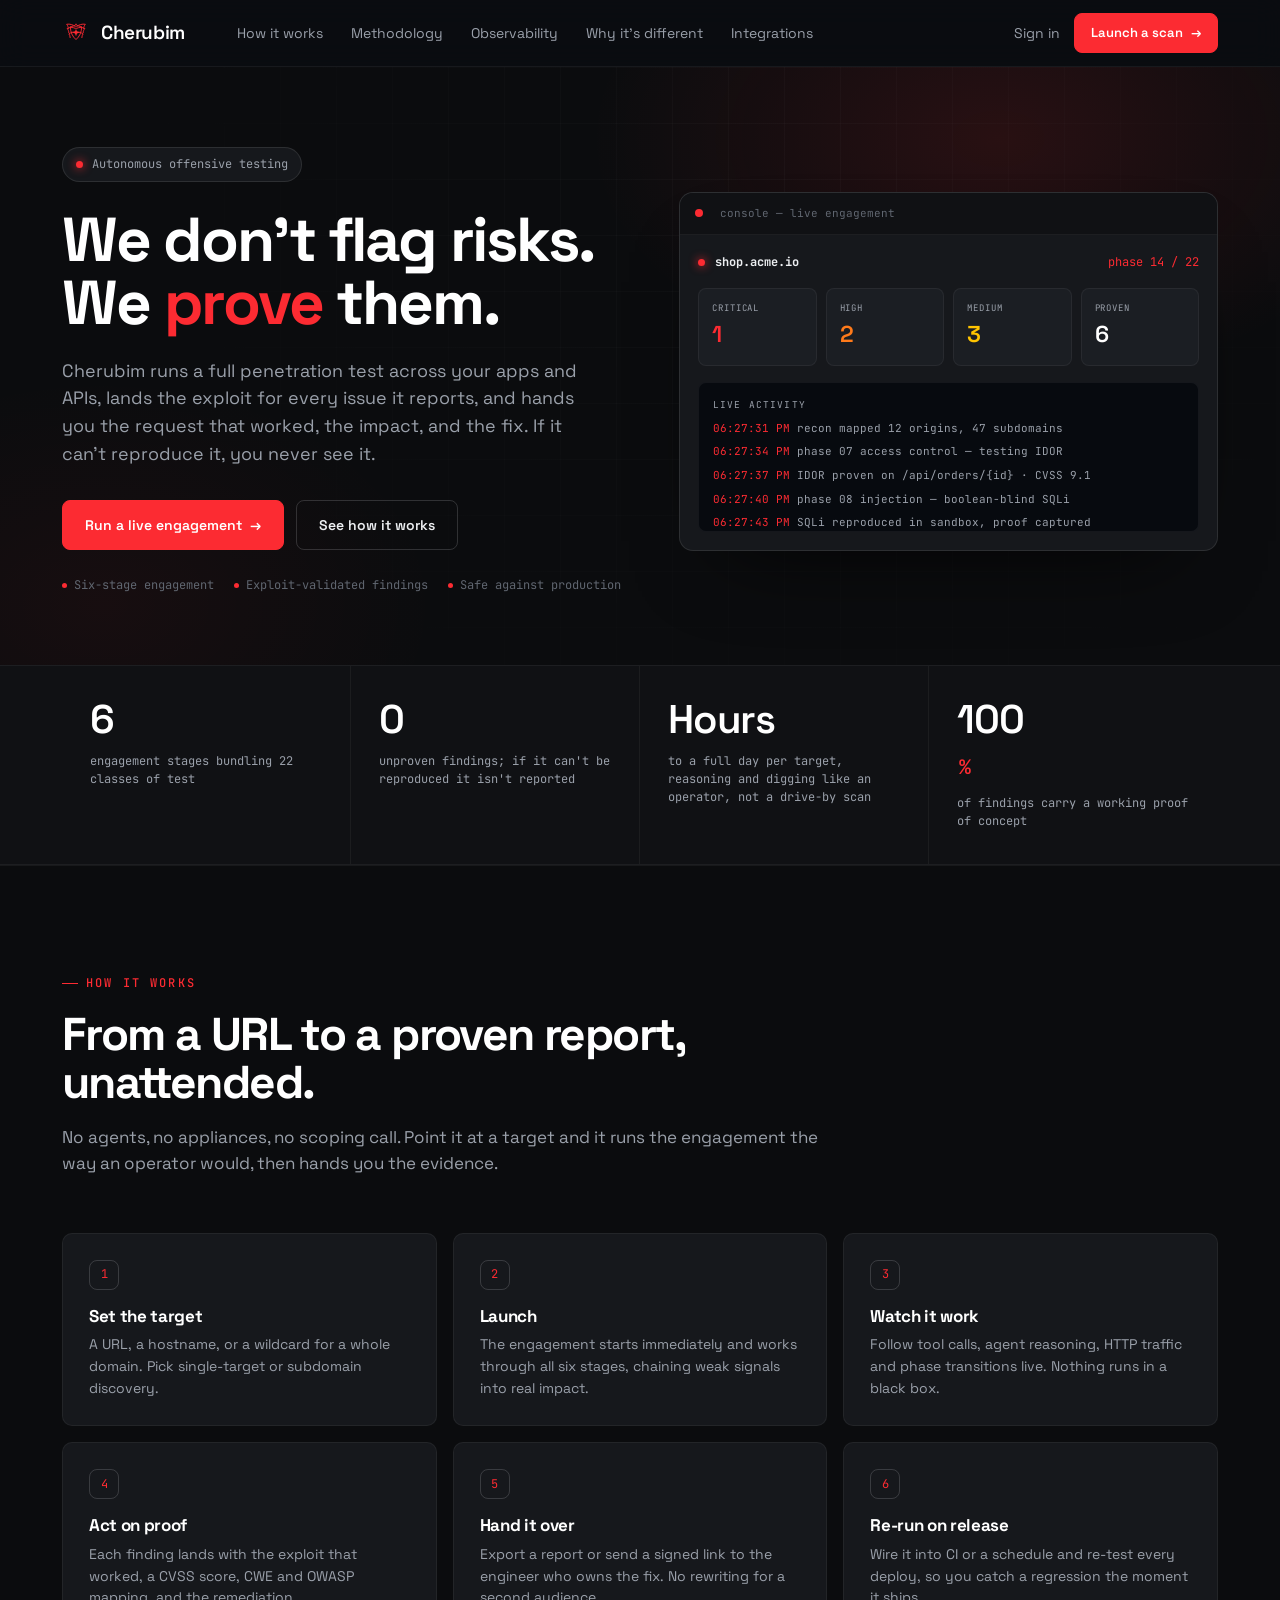
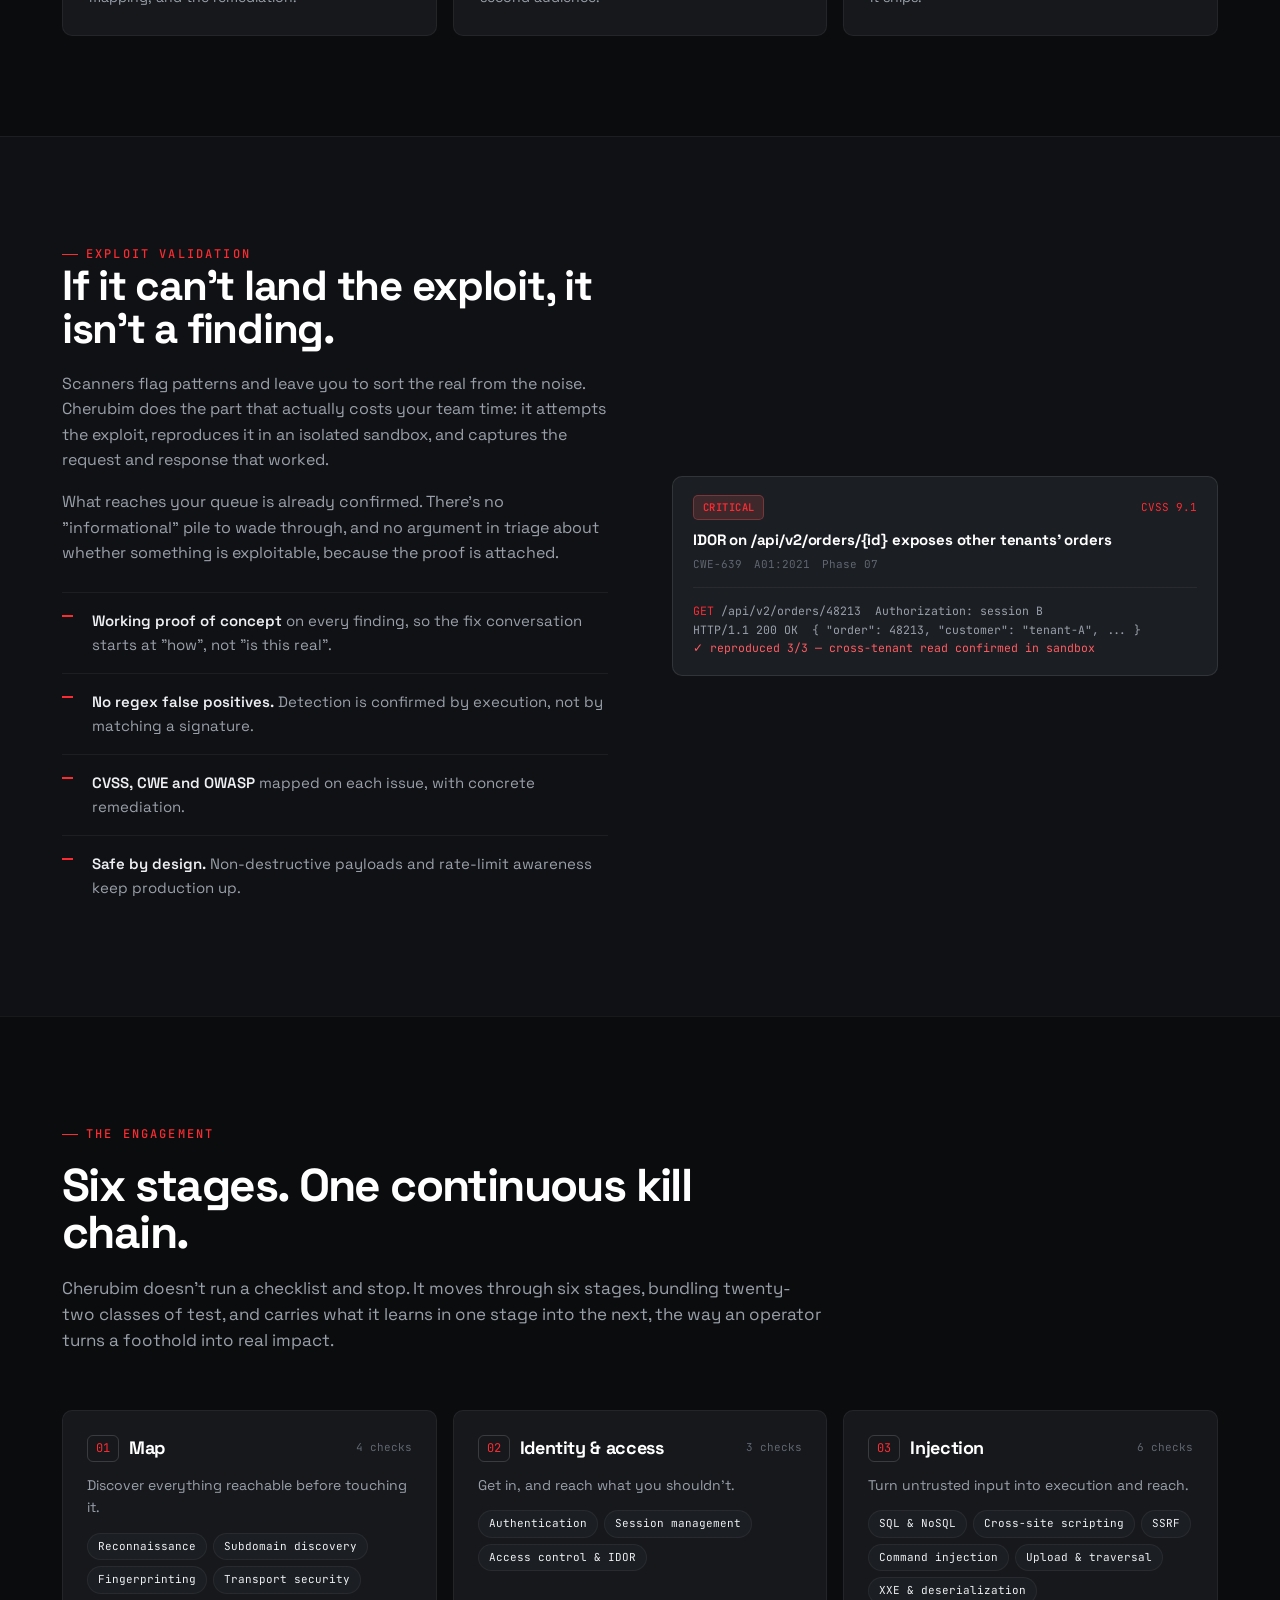
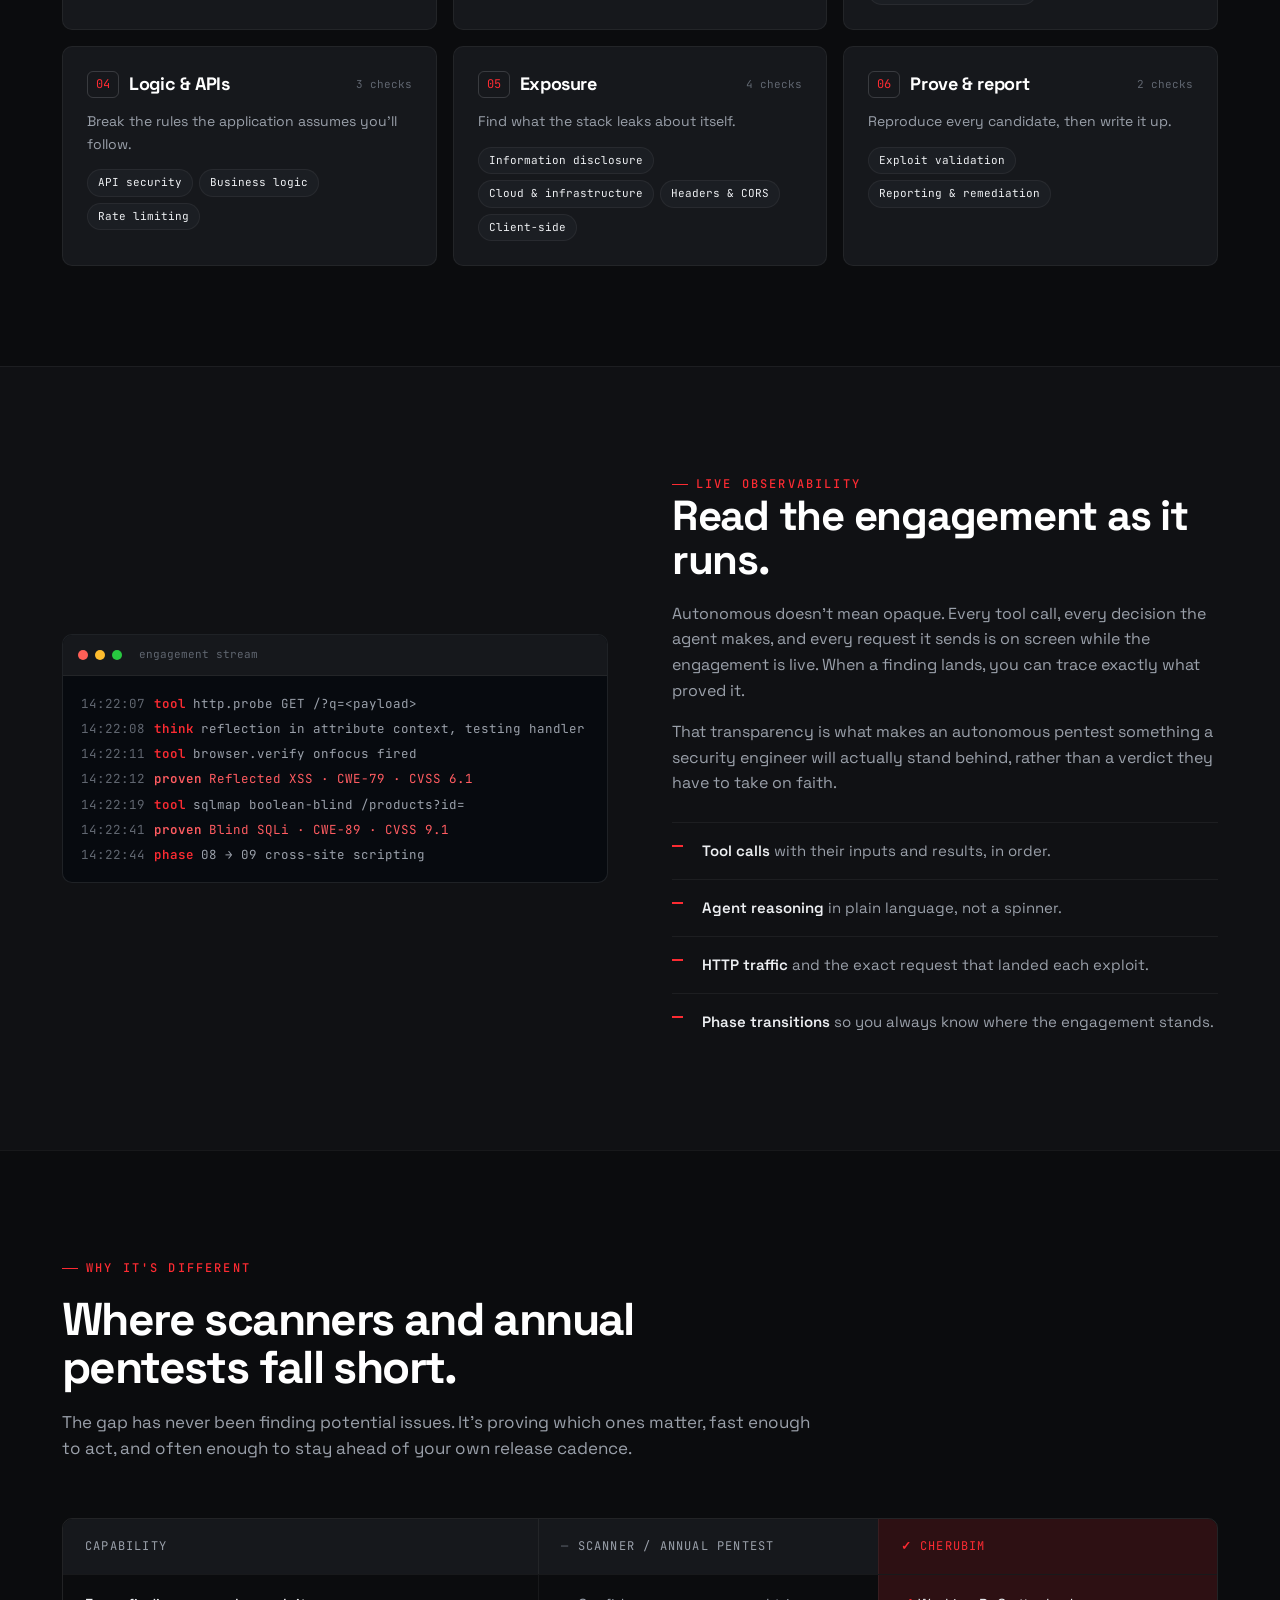
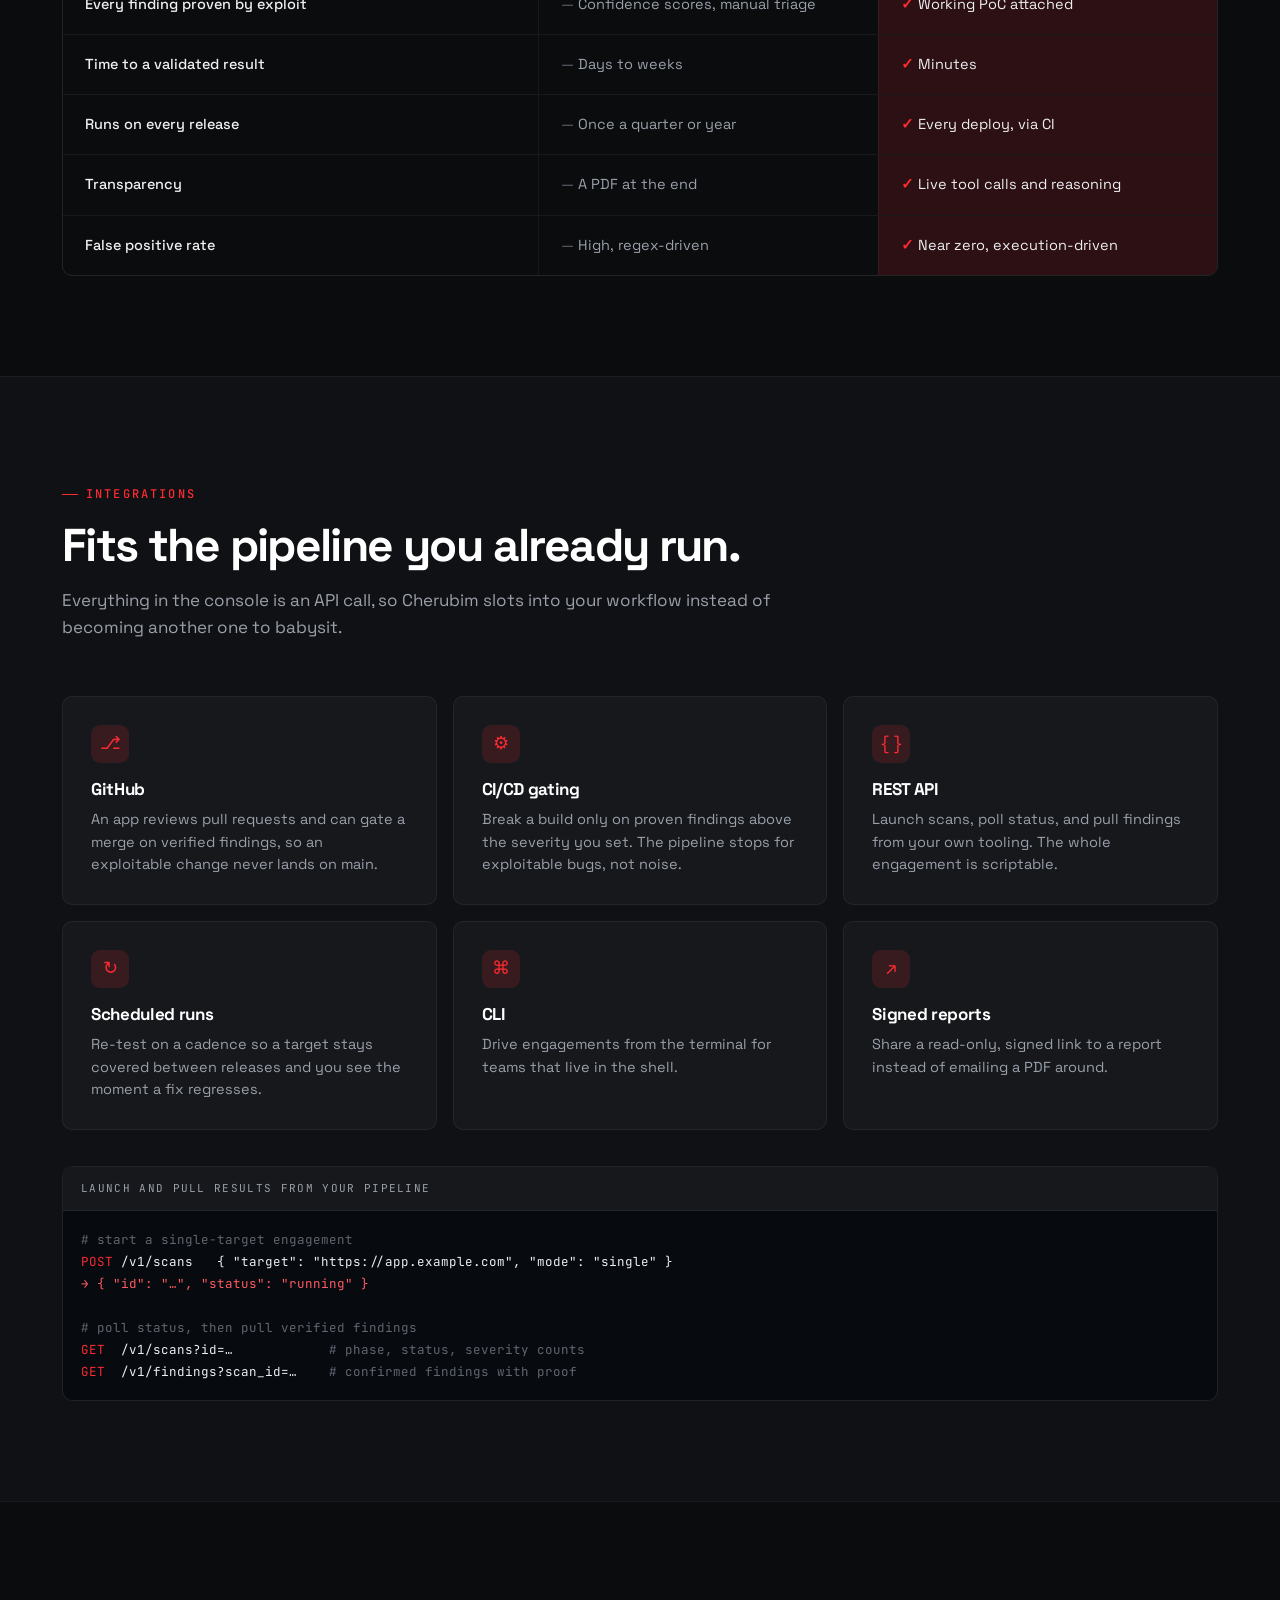
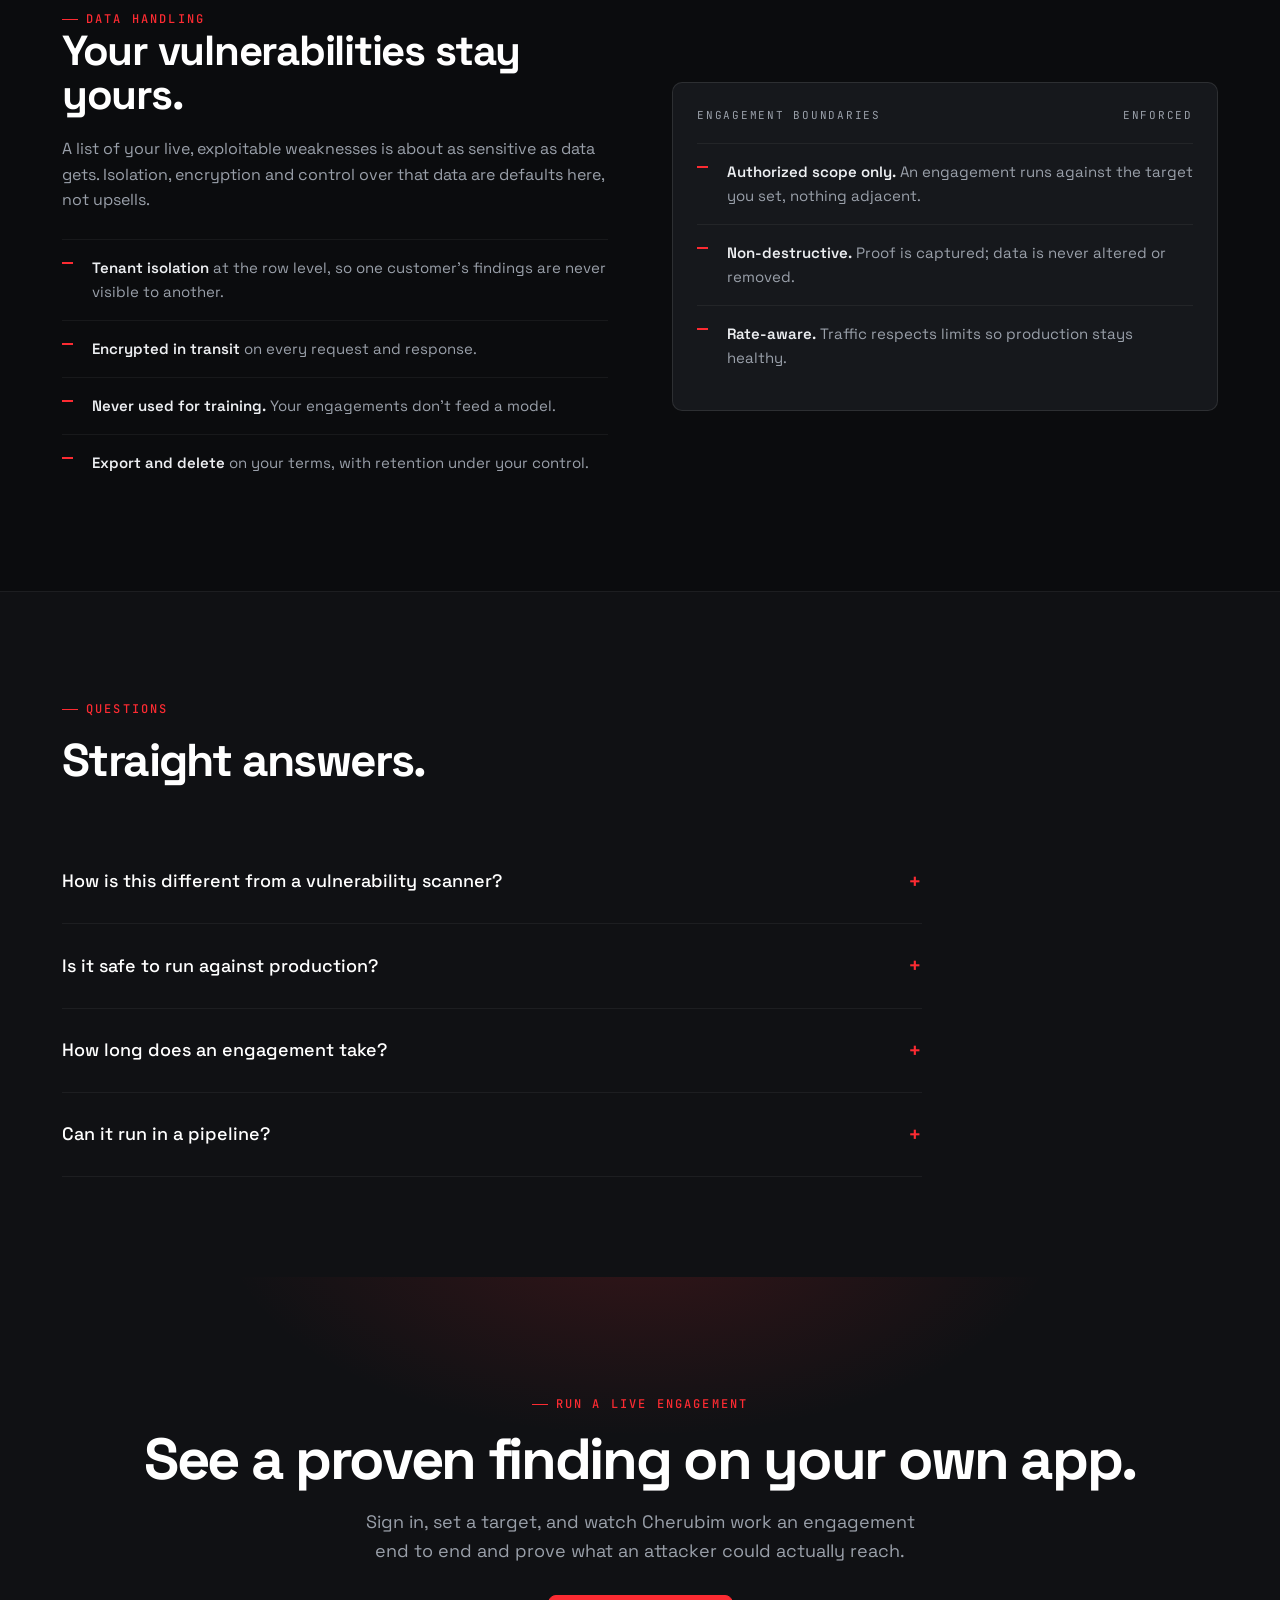
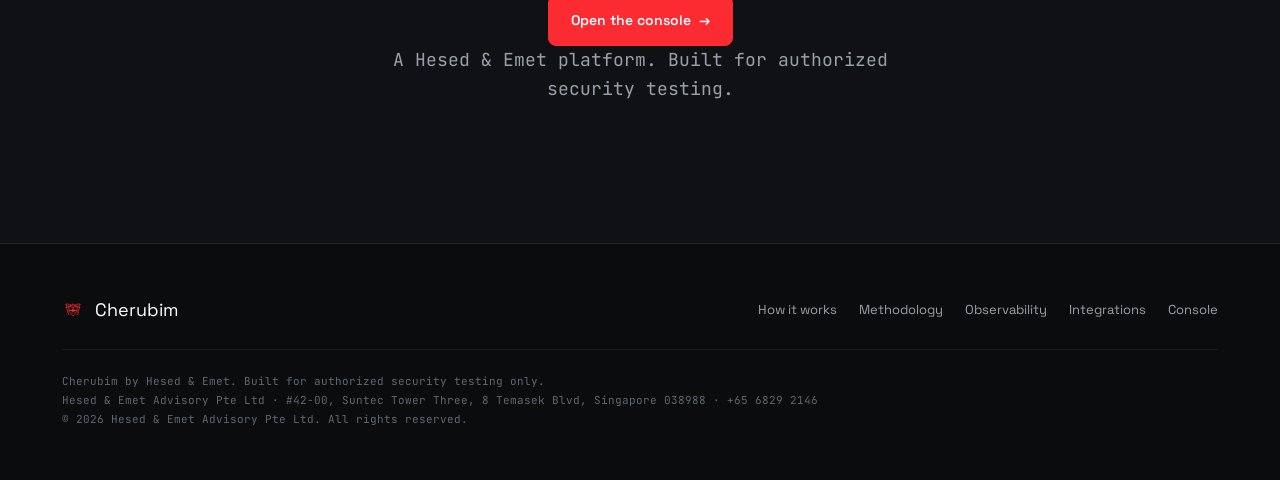
<file: index.html>
<!DOCTYPE html>
<html lang="en">
<head>
<meta charset="UTF-8" />
<meta name="viewport" content="width=device-width, initial-scale=1" />
<title>Cherubim — Autonomous Penetration Testing, Proven by Exploit</title>
<meta name="description" content="Cherubim runs a full penetration test against your web apps and APIs, then proves every finding with a working exploit. A six-stage engagement, live observability, verified findings with CVSS, CWE and remediation. Built for security teams who are done triaging scanner noise." />
<meta name="keywords" content="autonomous penetration testing, exploit validation, application security testing, IDOR, SQL injection, SSRF, API security, CI/CD security, continuous security validation" />
<meta name="author" content="Hesed & Emet Advisory" />
<meta name="robots" content="index, follow, max-image-preview:large, max-snippet:-1" />
<link rel="canonical" href="https://cherubim.hesedemet.asia/" />
<meta name="theme-color" content="#0A0D12" />
<meta name="geo.region" content="SG" />
<meta property="og:site_name" content="Cherubim" />
<meta property="og:title" content="Cherubim — Autonomous Penetration Testing, Proven by Exploit" />
<meta property="og:description" content="A full pentest against your apps and APIs, with every finding proven by a working exploit. No triage of scanner noise." />
<meta property="og:type" content="website" />
<meta property="og:url" content="https://cherubim.hesedemet.asia/" />
<meta property="og:image" content="https://cherubim.hesedemet.asia/assets/img/og.svg" />
<meta name="twitter:card" content="summary_large_image" />
<meta name="twitter:title" content="Cherubim — Autonomous Penetration Testing, Proven by Exploit" />
<meta name="twitter:description" content="Every finding proven by a working exploit. A six-stage engagement, live observability, verified results." />
<meta name="twitter:image" content="https://cherubim.hesedemet.asia/assets/img/og.svg" />
<link rel="icon" href="assets/img/favicon.svg" type="image/svg+xml" />
<link rel="sitemap" type="application/xml" href="sitemap.xml" />
<link rel="preconnect" href="https://fonts.googleapis.com" />
<link rel="preconnect" href="https://fonts.gstatic.com" crossorigin />
<link href="https://fonts.googleapis.com/css2?family=Space+Grotesk:wght@400;500;600;700&family=JetBrains+Mono:wght@400;500;600&display=swap" rel="stylesheet" />
<link rel="stylesheet" href="assets/css/styles.css?v=7" />
<script type="application/ld+json">
{
  "@context": "https://schema.org",
  "@graph": [
    {
      "@type": "Organization",
      "@id": "https://cherubim.hesedemet.asia/#org",
      "name": "Hesed & Emet Advisory",
      "url": "https://www.hesedemet.asia",
      "address": { "@type": "PostalAddress", "addressCountry": "SG", "addressLocality": "Singapore" }
    },
    {
      "@type": "SoftwareApplication",
      "name": "Cherubim",
      "applicationCategory": "SecurityApplication",
      "operatingSystem": "Cloud",
      "url": "https://cherubim.hesedemet.asia/",
      "publisher": { "@id": "https://cherubim.hesedemet.asia/#org" },
      "description": "Cherubim is an autonomous penetration testing platform. It runs a six-stage engagement (twenty-two classes of test) against web applications and APIs, reproduces each vulnerability with a working exploit in an isolated sandbox, and returns verified findings with CVSS, CWE, OWASP mapping and remediation. It streams the engagement live and integrates with CI/CD and GitHub.",
      "featureList": [
        "Exploit-validated findings, no unproven results",
        "Six-stage engagement, twenty-two classes of test",
        "Live engagement observability",
        "CI/CD and GitHub severity gating",
        "REST API and branded reporting"
      ]
    },
    {
      "@type": "FAQPage",
      "mainEntity": [
        { "@type": "Question", "name": "How is this different from a vulnerability scanner?", "acceptedAnswer": { "@type": "Answer", "text": "A scanner flags patterns and hands you a list to triage. Cherubim attempts the exploit and only reports what it can reproduce, with the request and response that proved it. If it cannot land the exploit, it does not become a finding." } },
        { "@type": "Question", "name": "Is it safe to run against production?", "acceptedAnswer": { "@type": "Answer", "text": "Yes. It uses non-destructive payloads and respects rate limits, so it is designed to run against live systems without causing an outage or corrupting data." } },
        { "@type": "Question", "name": "How long does an engagement take?", "acceptedAnswer": { "@type": "Answer", "text": "It depends on the target. Cherubim is not a fixed-length scan. It reasons, adapts and keeps probing like a human pentester, so a small application can finish in under an hour while a large or interesting attack surface can take several hours up to a full day as it pursues what it finds. It stops when it has exhausted the paths worth trying, not on a timer." } },
        { "@type": "Question", "name": "Can it run in a pipeline?", "acceptedAnswer": { "@type": "Answer", "text": "Yes. A REST API, a GitHub app and CI/CD hooks let you gate a merge or a release on verified findings above a severity threshold you set, so the build only breaks on exploitable issues." } }
      ]
    }
  ]
}
</script>
</head>
<body>
<a class="skip" href="#main">Skip to content</a>
<div class="progress" id="progress" aria-hidden="true"></div>

<header class="nav" id="nav">
  <div class="wrap nav-inner">
    <a class="brand" href="#top" aria-label="Cherubim home">
      <svg class="brand-mark" viewBox="0 0 48 48" aria-hidden="true">
        <g fill="none" stroke="currentColor" stroke-width="1.6" stroke-linecap="round" stroke-linejoin="round">
          <path d="M23 13c-4.2-3.4-9.4-4.8-15-4 1.9 2.6 2.7 4.7 2.7 7.6m12.3-.6c-5.4-2.3-10.1-2.1-14.2.6 2 2.1 2.9 4.2 3 7.1m11.2-1.3c-4.4-.4-8.1.7-11.1 3.3 1.3 1.8 2 3.8 2.1 6.2"/>
          <path d="M25 13c4.2-3.4 9.4-4.8 15-4-1.9 2.6-2.7 4.7-2.7 7.6m-12.3-.6c5.4-2.3 10.1-2.1 14.2.6-2 2.1-2.9 4.2-3 7.1m-11.2-1.3c4.4-.4 8.1.7 11.1 3.3-1.3 1.8-2 3.8-2.1 6.2"/>
          <path d="M24 9.5c2.8 2.2 6 3.3 9.6 3.5.2 9.4-3.6 17.4-9.6 22.2-6-4.8-9.8-12.8-9.6-22.2 3.6-.2 6.8-1.3 9.6-3.5z"/>
        </g>
        <path d="M24 16.5l1.7 4.8 4.8 1.7-4.8 1.7L24 29.5l-1.7-4.8-4.8-1.7 4.8-1.7z" fill="currentColor"/>
      </svg>
      <span>Cherubim</span>
    </a>
    <nav class="nav-links" aria-label="Primary">
      <a href="#how">How it works</a>
      <a href="#method">Methodology</a>
      <a href="#observability">Observability</a>
      <a href="#compare">Why it's different</a>
      <a href="#integrations">Integrations</a>
    </nav>
    <div class="nav-right">
      <a class="txtlink" href="console/index.html">Sign in</a>
      <a class="btn btn-sm" href="console/index.html">Launch a scan <span class="arw">→</span></a>
    </div>
    <button class="nav-toggle" aria-label="Open menu" aria-expanded="false" id="navToggle"><span></span><span></span><span></span></button>
  </div>
</header>

<main id="main">
<a id="top"></a>

<section class="hero">
  <div class="hero-grid-lines" aria-hidden="true"></div>
  <div class="wrap hero-inner">
    <div class="hero-copy">
      <span class="hero-badge"><span class="dot"></span> Autonomous offensive testing</span>
      <h1>We don't flag risks.<br>We <em>prove</em> them.</h1>
      <p class="lede">Cherubim runs a full penetration test across your apps and APIs, lands the exploit for every issue it reports, and hands you the request that worked, the impact, and the fix. If it can't reproduce it, you never see it.</p>
      <div class="hero-cta">
        <a class="btn" href="console/index.html">Run a live engagement <span class="arw">→</span></a>
        <a class="btn btn-ghost" href="#how">See how it works</a>
      </div>
      <div class="hero-sub">
        <span>Six-stage engagement</span>
        <span>Exploit-validated findings</span>
        <span>Safe against production</span>
      </div>
    </div>
    <div class="hero-visual">
      <div class="mock" aria-hidden="true">
        <div class="mock-bar"><span class="pulse-dot"></span><span class="u mono">console — live engagement</span></div>
        <div class="mock-body">
          <div class="mock-scanline"><span class="live"></span> <b>shop.acme.io</b> <span class="ph">phase 14 / 22</span></div>
          <div class="mock-metrics">
            <div class="mm c"><span>Critical</span><b data-mock="crit">1</b></div>
            <div class="mm h"><span>High</span><b data-mock="high">2</b></div>
            <div class="mm m"><span>Medium</span><b data-mock="med">3</b></div>
            <div class="mm"><span>Proven</span><b data-mock="prov">6</b></div>
          </div>
          <div class="mock-feed" id="showFeed"><div class="cap">live activity</div></div>
        </div>
      </div>
    </div>
  </div>
</section>

<section class="statband">
  <div class="wrap statband-inner">
    <div class="stat-c"><b data-count>6</b><span>engagement stages bundling 22 classes of test</span></div>
    <div class="stat-c"><b data-count>0</b><span>unproven findings; if it can't be reproduced it isn't reported</span></div>
    <div class="stat-c"><b>Hours</b><span>to a full day per target, reasoning and digging like an operator, not a drive-by scan</span></div>
    <div class="stat-c"><b>100<span class="u">%</span></b><span>of findings carry a working proof of concept</span></div>
  </div>
</section>

<section class="section" id="how">
  <div class="wrap">
    <div class="sec-head">
      <span class="eyebrow">How it works</span>
      <h2>From a URL to a proven report, unattended.</h2>
      <p class="sec-sub">No agents, no appliances, no scoping call. Point it at a target and it runs the engagement the way an operator would, then hands you the evidence.</p>
    </div>
    <div class="steps">
      <div class="step reveal"><span class="n">1</span><h3>Set the target</h3><p>A URL, a hostname, or a wildcard for a whole domain. Pick single-target or subdomain discovery.</p></div>
      <div class="step reveal"><span class="n">2</span><h3>Launch</h3><p>The engagement starts immediately and works through all six stages, chaining weak signals into real impact.</p></div>
      <div class="step reveal"><span class="n">3</span><h3>Watch it work</h3><p>Follow tool calls, agent reasoning, HTTP traffic and phase transitions live. Nothing runs in a black box.</p></div>
      <div class="step reveal"><span class="n">4</span><h3>Act on proof</h3><p>Each finding lands with the exploit that worked, a CVSS score, CWE and OWASP mapping, and the remediation.</p></div>
      <div class="step reveal"><span class="n">5</span><h3>Hand it over</h3><p>Export a report or send a signed link to the engineer who owns the fix. No rewriting for a second audience.</p></div>
      <div class="step reveal"><span class="n">6</span><h3>Re-run on release</h3><p>Wire it into CI or a schedule and re-test every deploy, so you catch a regression the moment it ships.</p></div>
    </div>
  </div>
</section>

<section class="section alt" id="proof">
  <div class="wrap split">
    <div class="split-copy">
      <span class="eyebrow">Exploit validation</span>
      <h2>If it can't land the exploit, it isn't a finding.</h2>
      <p>Scanners flag patterns and leave you to sort the real from the noise. Cherubim does the part that actually costs your team time: it attempts the exploit, reproduces it in an isolated sandbox, and captures the request and response that worked.</p>
      <p>What reaches your queue is already confirmed. There's no "informational" pile to wade through, and no argument in triage about whether something is exploitable, because the proof is attached.</p>
      <ul class="feature-list">
        <li><strong>Working proof of concept</strong> on every finding, so the fix conversation starts at "how", not "is this real".</li>
        <li><strong>No regex false positives.</strong> Detection is confirmed by execution, not by matching a signature.</li>
        <li><strong>CVSS, CWE and OWASP</strong> mapped on each issue, with concrete remediation.</li>
        <li><strong>Safe by design.</strong> Non-destructive payloads and rate-limit awareness keep production up.</li>
      </ul>
    </div>
    <div class="split-visual">
      <div class="fcard">
        <div class="fcard-top"><span class="sev crit">Critical</span><span class="fcard-cvss mono">CVSS 9.1</span></div>
        <h4>IDOR on /api/v2/orders/{id} exposes other tenants' orders</h4>
        <div class="fcard-meta"><span>CWE-639</span><span>A01:2021</span><span>Phase 07</span></div>
        <div class="fcard-proof"><span class="k">GET</span> /api/v2/orders/48213  Authorization: session B
HTTP/1.1 200 OK  { "order": 48213, "customer": "tenant-A", ... }
<span class="ok">✓ reproduced 3/3 — cross-tenant read confirmed in sandbox</span></div>
      </div>
    </div>
  </div>
</section>

<section class="section" id="method">
  <div class="wrap">
    <div class="sec-head">
      <span class="eyebrow">The engagement</span>
      <h2>Six stages. One continuous kill chain.</h2>
      <p class="sec-sub">Cherubim doesn't run a checklist and stop. It moves through six stages, bundling twenty-two classes of test, and carries what it learns in one stage into the next, the way an operator turns a foothold into real impact.</p>
    </div>
    <div class="stages">
      <article class="stage reveal">
        <div class="stage-h"><span class="stage-n mono">01</span><h3>Map</h3><span class="stage-c mono">4 checks</span></div>
        <p>Discover everything reachable before touching it.</p>
        <div class="stage-tags"><span>Reconnaissance</span><span>Subdomain discovery</span><span>Fingerprinting</span><span>Transport security</span></div>
      </article>
      <article class="stage reveal">
        <div class="stage-h"><span class="stage-n mono">02</span><h3>Identity &amp; access</h3><span class="stage-c mono">3 checks</span></div>
        <p>Get in, and reach what you shouldn't.</p>
        <div class="stage-tags"><span>Authentication</span><span>Session management</span><span>Access control &amp; IDOR</span></div>
      </article>
      <article class="stage reveal">
        <div class="stage-h"><span class="stage-n mono">03</span><h3>Injection</h3><span class="stage-c mono">6 checks</span></div>
        <p>Turn untrusted input into execution and reach.</p>
        <div class="stage-tags"><span>SQL &amp; NoSQL</span><span>Cross-site scripting</span><span>SSRF</span><span>Command injection</span><span>Upload &amp; traversal</span><span>XXE &amp; deserialization</span></div>
      </article>
      <article class="stage reveal">
        <div class="stage-h"><span class="stage-n mono">04</span><h3>Logic &amp; APIs</h3><span class="stage-c mono">3 checks</span></div>
        <p>Break the rules the application assumes you'll follow.</p>
        <div class="stage-tags"><span>API security</span><span>Business logic</span><span>Rate limiting</span></div>
      </article>
      <article class="stage reveal">
        <div class="stage-h"><span class="stage-n mono">05</span><h3>Exposure</h3><span class="stage-c mono">4 checks</span></div>
        <p>Find what the stack leaks about itself.</p>
        <div class="stage-tags"><span>Information disclosure</span><span>Cloud &amp; infrastructure</span><span>Headers &amp; CORS</span><span>Client-side</span></div>
      </article>
      <article class="stage reveal">
        <div class="stage-h"><span class="stage-n mono">06</span><h3>Prove &amp; report</h3><span class="stage-c mono">2 checks</span></div>
        <p>Reproduce every candidate, then write it up.</p>
        <div class="stage-tags"><span>Exploit validation</span><span>Reporting &amp; remediation</span></div>
      </article>
    </div>
  </div>
</section>

<section class="section alt" id="observability">
  <div class="wrap split reverse">
    <div class="split-copy">
      <span class="eyebrow">Live observability</span>
      <h2>Read the engagement as it runs.</h2>
      <p>Autonomous doesn't mean opaque. Every tool call, every decision the agent makes, and every request it sends is on screen while the engagement is live. When a finding lands, you can trace exactly what proved it.</p>
      <p>That transparency is what makes an autonomous pentest something a security engineer will actually stand behind, rather than a verdict they have to take on faith.</p>
      <ul class="feature-list">
        <li><strong>Tool calls</strong> with their inputs and results, in order.</li>
        <li><strong>Agent reasoning</strong> in plain language, not a spinner.</li>
        <li><strong>HTTP traffic</strong> and the exact request that landed each exploit.</li>
        <li><strong>Phase transitions</strong> so you always know where the engagement stands.</li>
      </ul>
    </div>
    <div class="split-visual">
      <div class="term" aria-hidden="true">
        <div class="term-bar"><i></i><i></i><i></i><em>engagement stream</em></div>
        <div class="term-body">
          <div class="row"><span class="t">14:22:07</span><span class="tag">tool</span>http.probe GET /?q=&lt;payload&gt;</div>
          <div class="row"><span class="t">14:22:08</span><span class="tag">think</span>reflection in attribute context, testing handler</div>
          <div class="row"><span class="t">14:22:11</span><span class="tag">tool</span>browser.verify onfocus fired</div>
          <div class="row hit"><span class="t">14:22:12</span><span class="tag">proven</span>Reflected XSS · CWE-79 · CVSS 6.1</div>
          <div class="row"><span class="t">14:22:19</span><span class="tag">tool</span>sqlmap boolean-blind /products?id=</div>
          <div class="row hit"><span class="t">14:22:41</span><span class="tag">proven</span>Blind SQLi · CWE-89 · CVSS 9.1</div>
          <div class="row"><span class="t">14:22:44</span><span class="tag">phase</span>08 → 09 cross-site scripting</div>
        </div>
      </div>
    </div>
  </div>
</section>

<section class="section" id="compare">
  <div class="wrap">
    <div class="sec-head">
      <span class="eyebrow">Why it's different</span>
      <h2>Where scanners and annual pentests fall short.</h2>
      <p class="sec-sub">The gap has never been finding potential issues. It's proving which ones matter, fast enough to act, and often enough to stay ahead of your own release cadence.</p>
    </div>
    <div class="cmp">
      <div class="cmp-row cmp-head"><div>Capability</div><div class="a">Scanner / annual pentest</div><div class="b">Cherubim</div></div>
      <div class="cmp-row"><div class="lbl">Every finding proven by exploit</div><div class="a">Confidence scores, manual triage</div><div class="b">Working PoC attached</div></div>
      <div class="cmp-row"><div class="lbl">Time to a validated result</div><div class="a">Days to weeks</div><div class="b">Minutes</div></div>
      <div class="cmp-row"><div class="lbl">Runs on every release</div><div class="a">Once a quarter or year</div><div class="b">Every deploy, via CI</div></div>
      <div class="cmp-row"><div class="lbl">Transparency</div><div class="a">A PDF at the end</div><div class="b">Live tool calls and reasoning</div></div>
      <div class="cmp-row"><div class="lbl">False positive rate</div><div class="a">High, regex-driven</div><div class="b">Near zero, execution-driven</div></div>
    </div>
  </div>
</section>

<section class="section alt" id="integrations">
  <div class="wrap">
    <div class="sec-head">
      <span class="eyebrow">Integrations</span>
      <h2>Fits the pipeline you already run.</h2>
      <p class="sec-sub">Everything in the console is an API call, so Cherubim slots into your workflow instead of becoming another one to babysit.</p>
    </div>
    <div class="integ">
      <div class="feat reveal"><div class="fi">⎇</div><h3>GitHub</h3><p>An app reviews pull requests and can gate a merge on verified findings, so an exploitable change never lands on main.</p></div>
      <div class="feat reveal"><div class="fi">⚙</div><h3>CI/CD gating</h3><p>Break a build only on proven findings above the severity you set. The pipeline stops for exploitable bugs, not noise.</p></div>
      <div class="feat reveal"><div class="fi">{ }</div><h3>REST API</h3><p>Launch scans, poll status, and pull findings from your own tooling. The whole engagement is scriptable.</p></div>
      <div class="feat reveal"><div class="fi">↻</div><h3>Scheduled runs</h3><p>Re-test on a cadence so a target stays covered between releases and you see the moment a fix regresses.</p></div>
      <div class="feat reveal"><div class="fi">⌘</div><h3>CLI</h3><p>Drive engagements from the terminal for teams that live in the shell.</p></div>
      <div class="feat reveal"><div class="fi">↗</div><h3>Signed reports</h3><p>Share a read-only, signed link to a report instead of emailing a PDF around.</p></div>
    </div>
    <div class="codewrap" aria-hidden="true">
      <div class="cap">launch and pull results from your pipeline</div>
      <pre><span class="c"># start a single-target engagement</span>
<span class="kw">POST</span> /v1/scans   { "target": "https://app.example.com", "mode": "single" }
<span class="ok">→ { "id": "…", "status": "running" }</span>

<span class="c"># poll status, then pull verified findings</span>
<span class="kw">GET</span>  /v1/scans?id=…            <span class="c"># phase, status, severity counts</span>
<span class="kw">GET</span>  /v1/findings?scan_id=…    <span class="c"># confirmed findings with proof</span></pre>
    </div>
  </div>
</section>

<section class="section" id="trust">
  <div class="wrap split">
    <div class="split-copy">
      <span class="eyebrow">Data handling</span>
      <h2>Your vulnerabilities stay yours.</h2>
      <p>A list of your live, exploitable weaknesses is about as sensitive as data gets. Isolation, encryption and control over that data are defaults here, not upsells.</p>
      <ul class="feature-list">
        <li><strong>Tenant isolation</strong> at the row level, so one customer's findings are never visible to another.</li>
        <li><strong>Encrypted in transit</strong> on every request and response.</li>
        <li><strong>Never used for training.</strong> Your engagements don't feed a model.</li>
        <li><strong>Export and delete</strong> on your terms, with retention under your control.</li>
      </ul>
    </div>
    <div class="split-visual">
      <div class="panel">
        <div class="panel-cap"><span>Engagement boundaries</span><span class="mono">enforced</span></div>
        <ul class="feature-list" style="margin-top:0">
          <li><strong>Authorized scope only.</strong> An engagement runs against the target you set, nothing adjacent.</li>
          <li><strong>Non-destructive.</strong> Proof is captured; data is never altered or removed.</li>
          <li><strong>Rate-aware.</strong> Traffic respects limits so production stays healthy.</li>
        </ul>
      </div>
    </div>
  </div>
</section>

<section class="section alt" id="faq">
  <div class="wrap">
    <div class="sec-head">
      <span class="eyebrow">Questions</span>
      <h2>Straight answers.</h2>
    </div>
    <div class="faq">
      <details>
        <summary>How is this different from a vulnerability scanner?</summary>
        <p>A scanner flags patterns and hands you a list to triage. Cherubim attempts the exploit and only reports what it can reproduce, with the request and response that proved it. If it can't land the exploit, it doesn't become a finding.</p>
      </details>
      <details>
        <summary>Is it safe to run against production?</summary>
        <p>Yes. It uses non-destructive payloads and respects rate limits, so it's built to run against live systems without causing an outage or corrupting data.</p>
      </details>
      <details>
        <summary>How long does an engagement take?</summary>
        <p>It depends on the target, and that's the point. Cherubim isn't a fixed-length scan. It reasons, adapts, and keeps probing the way a human pentester would, chasing whatever it finds. A small app might wrap in under an hour, while a large or interesting attack surface can run for several hours up to a full day as it digs deeper. It stops when it has exhausted the paths worth trying, not when a timer runs out.</p>
      </details>
      <details>
        <summary>Can it run in a pipeline?</summary>
        <p>Yes. A REST API, a GitHub app and CI/CD hooks let you gate a merge or a release on verified findings above a severity threshold you set, so the build only breaks on exploitable issues.</p>
      </details>
    </div>
  </div>
</section>

<section class="cta" id="contact">
  <div class="wrap">
    <span class="eyebrow" style="justify-content:center">Run a live engagement</span>
    <h2 style="margin-top:16px">See a proven finding on your own app.</h2>
    <p>Sign in, set a target, and watch Cherubim work an engagement end to end and prove what an attacker could actually reach.</p>
    <a class="btn" href="console/index.html">Open the console <span class="arw">→</span></a>
    <p class="cta-fine">A Hesed &amp; Emet platform. Built for authorized security testing.</p>
  </div>
</section>
</main>

<footer class="footer">
  <div class="wrap footer-inner">
    <div class="footer-brand">
      <svg class="brand-mark" viewBox="0 0 48 48" aria-hidden="true">
        <g fill="none" stroke="currentColor" stroke-width="1.6" stroke-linecap="round" stroke-linejoin="round">
          <path d="M23 13c-4.2-3.4-9.4-4.8-15-4 1.9 2.6 2.7 4.7 2.7 7.6m12.3-.6c-5.4-2.3-10.1-2.1-14.2.6 2 2.1 2.9 4.2 3 7.1m11.2-1.3c-4.4-.4-8.1.7-11.1 3.3 1.3 1.8 2 3.8 2.1 6.2"/>
          <path d="M25 13c4.2-3.4 9.4-4.8 15-4-1.9 2.6-2.7 4.7-2.7 7.6m-12.3-.6c5.4-2.3 10.1-2.1 14.2.6-2 2.1-2.9 4.2-3 7.1m-11.2-1.3c4.4-.4 8.1.7 11.1 3.3-1.3 1.8-2 3.8-2.1 6.2"/>
          <path d="M24 9.5c2.8 2.2 6 3.3 9.6 3.5.2 9.4-3.6 17.4-9.6 22.2-6-4.8-9.8-12.8-9.6-22.2 3.6-.2 6.8-1.3 9.6-3.5z"/>
        </g>
        <path d="M24 16.5l1.7 4.8 4.8 1.7-4.8 1.7L24 29.5l-1.7-4.8-4.8-1.7 4.8-1.7z" fill="currentColor"/>
      </svg>
      <span>Cherubim</span>
    </div>
    <nav class="footer-links" aria-label="Footer">
      <a href="#how">How it works</a>
      <a href="#method">Methodology</a>
      <a href="#observability">Observability</a>
      <a href="#integrations">Integrations</a>
      <a href="console/index.html">Console</a>
    </nav>
    <p class="footer-fine">
      Cherubim by Hesed &amp; Emet. Built for authorized security testing only.<br>
      Hesed &amp; Emet Advisory Pte Ltd · #42-00, Suntec Tower Three, 8 Temasek Blvd, Singapore 038988 · +65 6829 2146<br>
      &copy; <span id="year"></span> Hesed &amp; Emet Advisory Pte Ltd. All rights reserved.
    </p>
  </div>
</footer>

<script src="assets/js/main.js?v=7"></script>
</body>
</html>
</file>
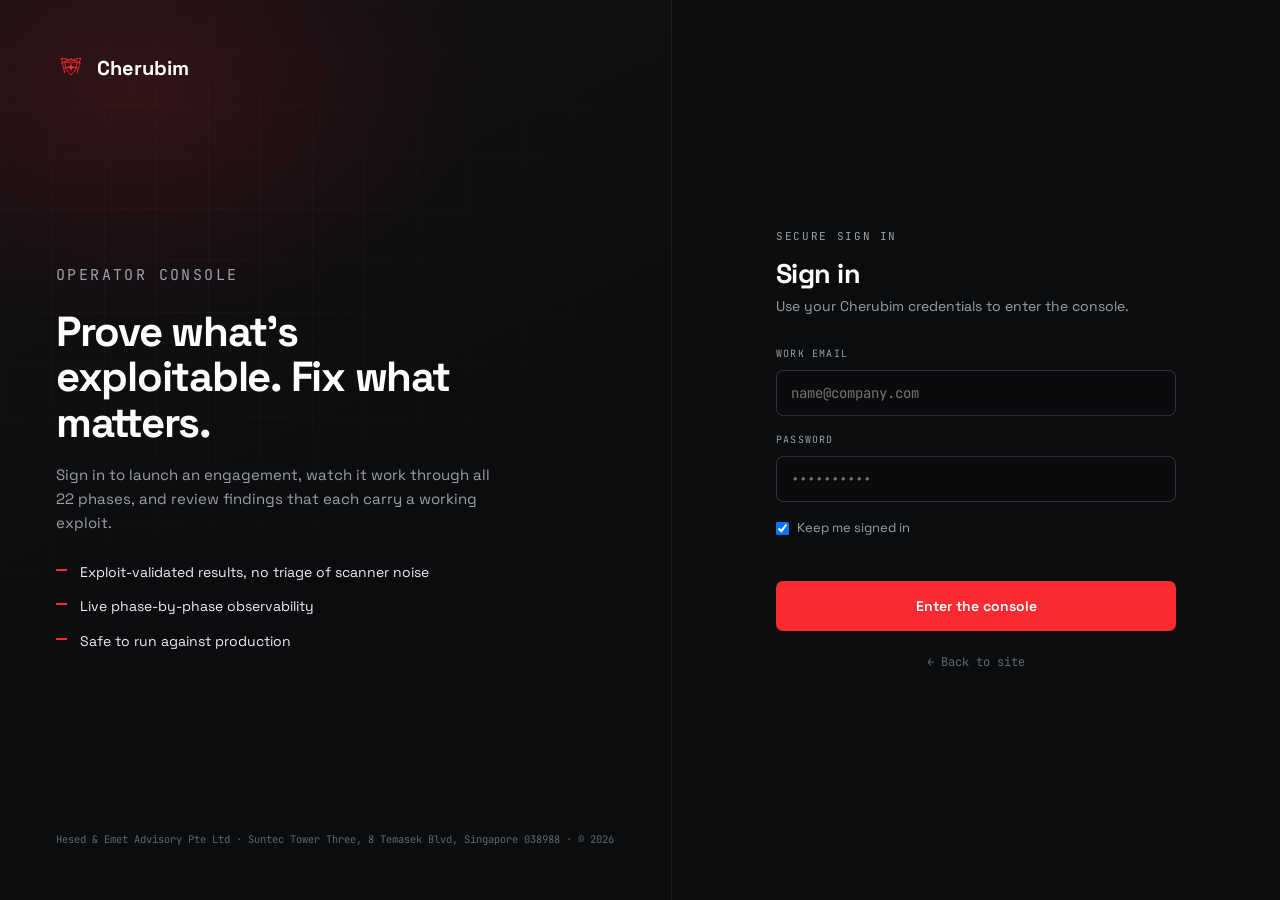
<file: demo/index.html>
<!DOCTYPE html>
<html lang="en">
<head>
<meta charset="UTF-8" />
<meta name="viewport" content="width=device-width, initial-scale=1" />
<title>Console | Cherubim</title>
<meta name="robots" content="noindex" />
<meta name="theme-color" content="#06070a" />
<link rel="icon" href="../assets/img/favicon.svg" type="image/svg+xml" />
<link rel="preconnect" href="https://fonts.googleapis.com" />
<link rel="preconnect" href="https://fonts.gstatic.com" crossorigin />
<link href="https://fonts.googleapis.com/css2?family=Space+Grotesk:wght@400;500;600;700&family=JetBrains+Mono:wght@400;500;600&display=swap" rel="stylesheet" />
<link rel="stylesheet" href="../assets/css/styles.css" />
<link rel="stylesheet" href="../assets/css/app.css" />
</head>
<body class="app-body">
<div class="demo-banner"><b>Northwind Capital</b> &middot; Cherubim console &middot; <a href="../index.html">back to site</a></div>

<div class="app">
  <aside class="side" id="side">
    <a class="brand" href="../index.html">
      <svg class="brand-mark" viewBox="0 0 48 48" aria-hidden="true">
        <g fill="none" stroke="currentColor" stroke-width="1.5" stroke-linecap="round" stroke-linejoin="round">
          <path d="M23 13c-4.2-3.4-9.4-4.8-15-4 1.9 2.6 2.7 4.7 2.7 7.6m12.3-.6c-5.4-2.3-10.1-2.1-14.2.6 2 2.1 2.9 4.2 3 7.1m11.2-1.3c-4.4-.4-8.1.7-11.1 3.3 1.3 1.8 2 3.8 2.1 6.2"/>
          <path d="M25 13c4.2-3.4 9.4-4.8 15-4-1.9 2.6-2.7 4.7-2.7 7.6m-12.3-.6c5.4-2.3 10.1-2.1 14.2.6-2 2.1-2.9 4.2-3 7.1m-11.2-1.3c4.4-.4 8.1.7 11.1 3.3-1.3 1.8-2 3.8-2.1 6.2"/>
          <path d="M24 9.5c2.8 2.2 6 3.3 9.6 3.5.2 9.4-3.6 17.4-9.6 22.2-6-4.8-9.8-12.8-9.6-22.2 3.6-.2 6.8-1.3 9.6-3.5z"/>
        </g>
        <path d="M24 16.5l1.7 4.8 4.8 1.7-4.8 1.7L24 29.5l-1.7-4.8-4.8-1.7 4.8-1.7z" fill="currentColor"/>
      </svg>
      <span>Cherubim</span>
    </a>

    <div class="side-scroll">
      <div class="side-group">
        <p>Operate</p>
        <button class="nav-item" data-r="overview"><span class="ni-ic">◴</span> Command center</button>
        <button class="nav-item" data-r="campaigns"><span class="ni-ic">◈</span> Campaigns</button>
        <button class="nav-item" data-r="surface"><span class="ni-ic">▦</span> Attack surface</button>
        <button class="nav-item" data-r="paths"><span class="ni-ic">⤳</span> Attack paths</button>
      </div>
      <div class="side-group">
        <p>Evidence</p>
        <button class="nav-item" data-r="findings"><span class="ni-ic">◆</span> Findings</button>
        <button class="nav-item" data-r="social"><span class="ni-ic">✶</span> Social engineering</button>
        <button class="nav-item" data-r="compliance"><span class="ni-ic">▤</span> Compliance</button>
        <button class="nav-item" data-r="report"><span class="ni-ic">▣</span> Executive report</button>
      </div>
      <div class="side-group">
        <p>Platform</p>
        <button class="nav-item" data-r="connectors"><span class="ni-ic">⊞</span> Integrations</button>
        <button class="nav-item" data-r="settings"><span class="ni-ic">⚙</span> Engagement rules</button>
      </div>
    </div>
    <div class="side-foot">
      <span class="led"></span> Sensor mesh online
      <em>7 surfaces &middot; 14 connectors</em>
      <em>Hesed &amp; Emet Advisory Pte Ltd</em>
      <em>8 Temasek Blvd, Singapore 038988</em>
      <em>&copy; <span id="dyear"></span> All rights reserved.</em>
    </div>
  </aside>

  <div class="main">
    <header class="topbar">
      <button class="menu-btn" id="menuBtn" aria-label="Menu">&#9776;</button>
      <div class="org"><span class="dot"></span> Northwind Capital</div>
      <span class="pill">Production tenant</span>
      <div class="topbar-spacer"></div>
      <div class="searchbox"><input id="globalSearch" placeholder="Search assets, findings, campaigns" autocomplete="off" /></div>
      <button class="btn-mini" id="launchBtn">+ Launch campaign</button>
      <div class="user" id="userMenu" title="Account">
        <div class="avatar" id="uAv">AA</div>
        <div class="user-meta"><b id="uName">Aaron Ang</b><span>Full access</span></div>
      </div>
    </header>

    <div class="view-wrap" id="viewWrap">
      <section class="view active" id="v-overview"></section>
      <section class="view" id="v-campaigns"></section>
      <section class="view" id="v-campaign"></section>
      <section class="view" id="v-surface"></section>
      <section class="view" id="v-paths"></section>
      <section class="view" id="v-findings"></section>
      <section class="view" id="v-social"></section>
      <section class="view" id="v-compliance"></section>
      <section class="view" id="v-report"></section>
      <section class="view" id="v-connectors"></section>
      <section class="view" id="v-settings"></section>
    </div>
  </div>
</div>

<!-- Drawer (findings / assets) -->
<div class="scrim" id="scrim"></div>
<aside class="drawer" id="drawer"><div id="drawerBody"></div></aside>

<!-- Launch wizard -->
<div class="wiz-scrim" id="wizScrim">
  <div class="wiz" id="wiz"></div>
</div>

<!-- Live operations console -->
<div class="ops" id="ops"></div>

<!-- User popover -->
<div class="popover" id="userPop">
  <div class="pop-row"><b id="uName2">Aaron Ang</b><span id="uMail">aaron@hesedemet.asia</span></div>
  <button class="pop-item" id="logout">Sign out</button>
</div>

<button class="ask-fab" id="askFab" aria-label="Open assistant">
  <span class="ask-spark">✦</span> Ask Cherubim
</button>
<div class="ask-panel" id="askPanel" aria-hidden="true">
  <div class="ask-head">
    <div><b>Cherubim assistant</b><span>Tell me what to run or open</span></div>
    <button class="ask-x" id="askX" aria-label="Close">&times;</button>
  </div>
  <div class="ask-log" id="askLog"></div>
  <div class="ask-sugs" id="askSugs"></div>
  <form class="ask-form" id="askForm">
    <input id="askInput" autocomplete="off" placeholder="e.g. run an identity campaign" />
    <button type="submit" aria-label="Send">→</button>
  </form>
</div>

<div class="toast-wrap" id="toasts"></div>

<script src="../assets/js/demo.js"></script>
</body>
</html>
</file>
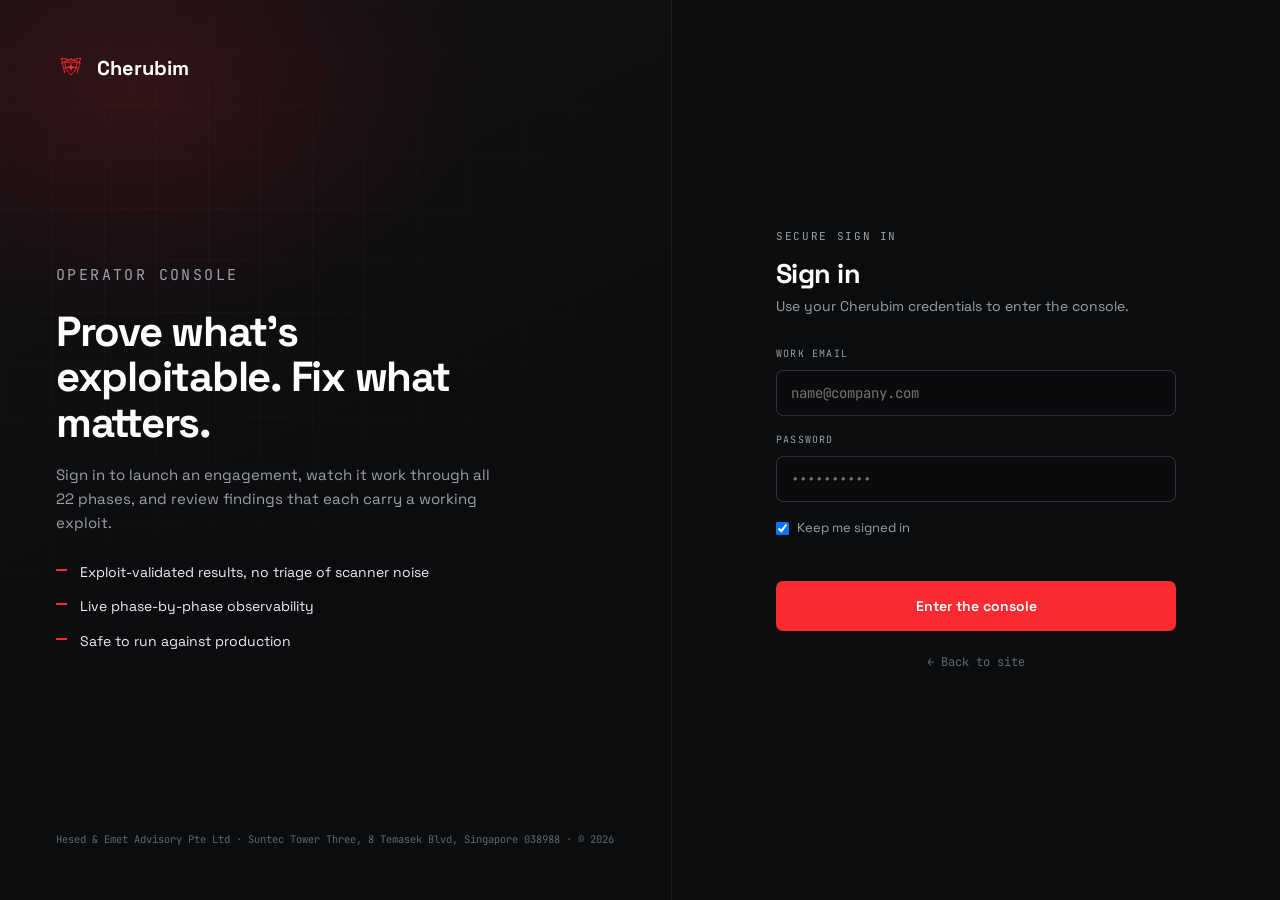
<file: login.html>
<!DOCTYPE html>
<html lang="en">
<head>
<meta charset="UTF-8" />
<meta name="viewport" content="width=device-width, initial-scale=1" />
<title>Sign in — Cherubim</title>
<meta name="robots" content="noindex" />
<meta name="theme-color" content="#0B0C0E" />
<link rel="icon" href="assets/img/favicon.svg" type="image/svg+xml" />
<link rel="preconnect" href="https://fonts.googleapis.com" />
<link rel="preconnect" href="https://fonts.gstatic.com" crossorigin />
<link href="https://fonts.googleapis.com/css2?family=Space+Grotesk:wght@400;500;600;700&family=JetBrains+Mono:wght@400;500;600&display=swap" rel="stylesheet" />
<link rel="stylesheet" href="assets/css/styles.css?v=7" />
<link rel="stylesheet" href="assets/css/app.css?v=7" />
</head>
<body class="auth-body">
  <aside class="auth-aside">
    <a class="auth-brand" href="index.html">
      <svg class="brand-mark" viewBox="0 0 48 48" aria-hidden="true">
        <g fill="none" stroke="currentColor" stroke-width="1.6" stroke-linecap="round" stroke-linejoin="round">
          <path d="M23 13c-4.2-3.4-9.4-4.8-15-4 1.9 2.6 2.7 4.7 2.7 7.6m12.3-.6c-5.4-2.3-10.1-2.1-14.2.6 2 2.1 2.9 4.2 3 7.1m11.2-1.3c-4.4-.4-8.1.7-11.1 3.3 1.3 1.8 2 3.8 2.1 6.2"/>
          <path d="M25 13c4.2-3.4 9.4-4.8 15-4-1.9 2.6-2.7 4.7-2.7 7.6m-12.3-.6c5.4-2.3 10.1-2.1 14.2.6-2 2.1-2.9 4.2-3 7.1m-11.2-1.3c4.4-.4 8.1.7 11.1 3.3-1.3 1.8-2 3.8-2.1 6.2"/>
          <path d="M24 9.5c2.8 2.2 6 3.3 9.6 3.5.2 9.4-3.6 17.4-9.6 22.2-6-4.8-9.8-12.8-9.6-22.2 3.6-.2 6.8-1.3 9.6-3.5z"/>
        </g>
        <path d="M24 16.5l1.7 4.8 4.8 1.7-4.8 1.7L24 29.5l-1.7-4.8-4.8-1.7 4.8-1.7z" fill="currentColor"/>
      </svg>
      <span>Cherubim</span>
    </a>
    <div class="auth-aside-body">
      <p class="auth-eyebrow">Operator console</p>
      <h1>Prove what's exploitable. Fix what matters.</h1>
      <p>Sign in to launch an engagement, watch it work through all 22 phases, and review findings that each carry a working exploit.</p>
      <ul class="auth-points">
        <li>Exploit-validated results, no triage of scanner noise</li>
        <li>Live phase-by-phase observability</li>
        <li>Safe to run against production</li>
      </ul>
    </div>
    <p class="auth-aside-foot">Hesed &amp; Emet Advisory Pte Ltd · Suntec Tower Three, 8 Temasek Blvd, Singapore 038988 · &copy; <span id="lyear"></span></p>
  </aside>

  <main class="auth-main">
    <div class="auth-card">
      <p class="kicker">Secure sign in</p>
      <h2>Sign in</h2>
      <p class="hint">Use your Cherubim credentials to enter the console.</p>
      <form id="loginForm" novalidate>
        <label class="field">
          <span>Work email</span>
          <input type="email" name="email" id="email" autocomplete="username" placeholder="name@company.com" />
        </label>
        <label class="field">
          <span>Password</span>
          <input type="password" name="password" id="password" autocomplete="current-password" placeholder="••••••••••" />
        </label>
        <div class="field-row">
          <label class="check"><input type="checkbox" checked /> <span>Keep me signed in</span></label>
        </div>
        <p class="auth-error" id="authError" role="alert"></p>
        <button class="auth-btn" type="submit">Enter the console</button>
      </form>
      <p class="auth-foot"><a href="index.html">← Back to site</a></p>
    </div>
  </main>

<script src="assets/js/auth.js?v=7"></script>
</body>
</html>
</file>
<file: assets/css/styles.css>
:root{
  --bg:#0B0C0E;
  --bg-2:#101114;
  --panel:#16181C;
  --panel-2:#1B1E23;
  --raise:#22262C;
  --line:rgba(240,242,245,.10);
  --line-2:rgba(240,242,245,.16);
  --line-soft:rgba(240,242,245,.055);
  --text:#EDEFF2;
  --paper:#FFFFFF;
  --muted:#9AA0AA;
  --faint:#606670;
  --accent:#FC2B32;
  --accent-2:#FF5C61;
  --accent-ink:#FFFFFF;
  --accent-dim:rgba(252,43,50,.14);
  --crit:#FC2B32;
  --high:#FF7A1A;
  --med:#FFC400;
  --low:#3B9EFF;
  --info:#8A94A6;
  --sans:'Space Grotesk',-apple-system,BlinkMacSystemFont,'Segoe UI',sans-serif;
  --mono:'JetBrains Mono',ui-monospace,SFMono-Regular,Menlo,monospace;
  --maxw:1220px;
  --r:10px;
  --r-sm:6px;
  --ease:cubic-bezier(.2,.7,.2,1);
}

*{box-sizing:border-box;margin:0;padding:0}
html{scroll-behavior:smooth;-webkit-text-size-adjust:100%}
body{
  background:var(--bg);color:var(--text);
  font-family:var(--sans);font-size:16px;line-height:1.6;
  -webkit-font-smoothing:antialiased;overflow-x:hidden;
}
h1,h2,h3,h4{font-weight:700;line-height:1.03;letter-spacing:-.02em;color:var(--paper)}
a{color:inherit;text-decoration:none}
img,svg{display:block;max-width:100%}
.mono{font-family:var(--mono)}
::selection{background:var(--accent);color:var(--accent-ink)}

.wrap{max-width:var(--maxw);margin:0 auto;padding:0 32px}
.progress{position:fixed;top:0;left:0;height:2px;width:0;z-index:200;background:var(--accent)}
.skip{position:absolute;left:-999px}
.skip:focus{left:16px;top:16px;background:var(--accent);color:var(--accent-ink);padding:10px 16px;z-index:300;border-radius:6px}

.eyebrow{font-family:var(--mono);font-size:12px;letter-spacing:.18em;text-transform:uppercase;color:var(--accent);font-weight:500;display:inline-flex;align-items:center;gap:8px}
.eyebrow::before{content:"";width:16px;height:1px;background:var(--accent)}

/* Buttons */
.btn{display:inline-flex;align-items:center;gap:8px;background:var(--accent);color:var(--accent-ink);
  font-weight:600;font-size:14px;padding:13px 22px;border-radius:8px;border:1px solid var(--accent);
  transition:transform .2s var(--ease),box-shadow .2s,background .2s}
.btn:hover{transform:translateY(-1px);box-shadow:0 10px 30px -12px rgba(252,43,50,.45);background:var(--accent-2)}
.btn-ghost{background:transparent;color:var(--text);border:1px solid var(--line-2)}
.btn-ghost:hover{background:rgba(233,238,246,.04);border-color:var(--text);box-shadow:none}
.btn-sm{padding:9px 16px;font-size:13px}
.btn .arw{transition:transform .2s}
.btn:hover .arw{transform:translateX(3px)}

/* Nav */
.nav{position:sticky;top:0;z-index:120;backdrop-filter:blur(14px);background:rgba(10,13,18,.72);border-bottom:1px solid var(--line-soft)}
.nav-inner{display:flex;align-items:center;gap:20px;height:66px}
.brand{display:flex;align-items:center;gap:11px;font-size:19px;color:var(--paper);font-weight:600;letter-spacing:-.02em}
.brand-mark{width:28px;height:28px;color:var(--accent)}
.nav-links{display:flex;gap:28px;margin-left:32px;font-size:14px}
.nav-links a{color:var(--muted);transition:color .18s}
.nav-links a:hover{color:var(--text)}
.nav-right{margin-left:auto;display:flex;align-items:center;gap:14px}
.nav-right .txtlink{font-size:14px;color:var(--muted)}
.nav-right .txtlink:hover{color:var(--text)}
.nav-toggle{display:none;background:none;border:0;flex-direction:column;gap:5px;cursor:pointer;padding:8px}
.nav-toggle span{width:22px;height:2px;background:var(--text);display:block;transition:.25s}

/* Hero */
.hero{position:relative;padding:80px 0 70px;overflow:hidden}
.hero::before{content:"";position:absolute;inset:0;z-index:-1;
  background:radial-gradient(680px 420px at 78% 12%,rgba(252,43,50,.12),transparent 60%),
             radial-gradient(560px 380px at 8% 90%,rgba(252,43,50,.05),transparent 60%)}
.hero-grid-lines{position:absolute;inset:0;z-index:-1;opacity:.5;
  background-image:linear-gradient(var(--line-soft) 1px,transparent 1px),linear-gradient(90deg,var(--line-soft) 1px,transparent 1px);
  background-size:56px 56px;mask-image:radial-gradient(circle at 60% 20%,#000,transparent 75%)}
.hero-inner{display:grid;grid-template-columns:1.02fr .98fr;gap:56px;align-items:center}
.hero-badge{display:inline-flex;align-items:center;gap:9px;font-family:var(--mono);font-size:12px;color:var(--muted);
  border:1px solid var(--line);background:var(--panel);padding:7px 13px;border-radius:30px;margin-bottom:26px}
.hero-badge .dot{width:7px;height:7px;border-radius:50%;background:var(--accent);box-shadow:0 0 10px var(--accent)}
.hero h1{font-size:clamp(38px,5vw,62px);line-height:1.02;letter-spacing:-.035em;margin-bottom:22px}
.hero h1 em{font-style:normal;color:var(--accent)}
.hero .lede{font-size:clamp(16px,1.4vw,19px);color:var(--muted);max-width:540px;margin-bottom:32px;line-height:1.55}
.hero-cta{display:flex;gap:12px;flex-wrap:wrap}
.hero-sub{margin-top:26px;font-family:var(--mono);font-size:12px;color:var(--faint);display:flex;gap:20px;flex-wrap:wrap}
.hero-sub span{display:flex;align-items:center;gap:7px}
.hero-sub span::before{content:"";width:5px;height:5px;border-radius:50%;background:var(--accent)}

/* Stat band */
.statband{border-top:1px solid var(--line-soft);border-bottom:1px solid var(--line-soft);background:var(--bg-2)}
.statband-inner{display:grid;grid-template-columns:repeat(4,1fr)}
.stat-c{padding:34px 28px;border-right:1px solid var(--line-soft)}
.stat-c:last-child{border-right:0}
.stat-c b{font-size:40px;font-weight:600;color:var(--paper);letter-spacing:-.03em;line-height:1;display:block}
.stat-c b .u{font-size:20px;color:var(--accent);margin-left:2px}
.stat-c span{font-family:var(--mono);font-size:12px;color:var(--muted);display:block;margin-top:12px;line-height:1.5}

/* Sections */
.section{padding:100px 0;border-top:1px solid var(--line-soft)}
.section.alt{background:var(--bg-2)}
.sec-head{max-width:760px;margin-bottom:56px}
.sec-head .eyebrow{margin-bottom:18px}
.sec-head h2{font-size:clamp(30px,3.8vw,46px);margin-bottom:18px;letter-spacing:-.035em}
.sec-sub{color:var(--muted);font-size:17px;line-height:1.55}

/* Feature rows */
.feat-grid{display:grid;grid-template-columns:repeat(3,1fr);gap:16px}
.feat{background:var(--panel);border:1px solid var(--line-soft);border-radius:var(--r);padding:28px;transition:border-color .2s,transform .2s}
.feat:hover{border-color:var(--line-2);transform:translateY(-2px)}
.feat .fi{width:38px;height:38px;border-radius:9px;background:var(--accent-dim);color:var(--accent);display:flex;align-items:center;justify-content:center;font-size:18px;margin-bottom:18px}
.feat h3{font-size:19px;margin-bottom:10px}
.feat p{color:var(--muted);font-size:14.5px;line-height:1.55}

/* Split */
.split{display:grid;grid-template-columns:1fr 1fr;gap:64px;align-items:center}
.split.reverse .split-copy{order:2}
.split h2{font-size:clamp(28px,3.4vw,42px);margin-bottom:20px;letter-spacing:-.03em}
.split-copy>p{color:var(--muted);font-size:16px;margin-bottom:16px;line-height:1.6}
.feature-list{list-style:none;margin-top:26px;display:grid;gap:0}
.feature-list li{position:relative;padding:16px 0 16px 30px;font-size:15px;color:var(--muted);border-top:1px solid var(--line-soft)}
.feature-list li::before{content:"";position:absolute;left:0;top:22px;width:11px;height:2px;background:var(--accent)}
.feature-list strong{color:var(--text);font-weight:600}

/* Panel / product surfaces */
.panel{background:var(--panel);border:1px solid var(--line);border-radius:var(--r);padding:24px}
.panel-cap{font-family:var(--mono);font-size:11px;letter-spacing:.16em;text-transform:uppercase;color:var(--muted);margin-bottom:18px;display:flex;align-items:center;justify-content:space-between}
.panel-foot{margin-top:20px;font-size:13px;color:var(--faint);border-top:1px solid var(--line-soft);padding-top:16px}

/* Finding card visual */
.fcard{background:var(--panel-2);border:1px solid var(--line);border-radius:10px;padding:18px 20px}
.fcard-top{display:flex;align-items:center;gap:9px;margin-bottom:12px}
.sev{font-family:var(--mono);font-size:10.5px;font-weight:600;letter-spacing:.04em;padding:3px 9px;border-radius:5px;text-transform:uppercase}
.sev.crit{background:rgba(255,92,92,.16);color:var(--crit);border:1px solid rgba(255,92,92,.3)}
.sev.high{background:rgba(255,145,71,.16);color:var(--high);border:1px solid rgba(255,145,71,.3)}
.sev.med{background:rgba(255,194,75,.15);color:var(--med);border:1px solid rgba(255,194,75,.28)}
.sev.low{background:rgba(110,144,200,.16);color:var(--low);border:1px solid rgba(110,144,200,.3)}
.fcard-cvss{margin-left:auto;font-family:var(--mono);font-size:11px;color:var(--accent)}
.fcard h4{font-size:15px;margin-bottom:8px;letter-spacing:-.01em}
.fcard-meta{font-family:var(--mono);font-size:11px;color:var(--faint);display:flex;gap:12px;flex-wrap:wrap}
.fcard-proof{margin-top:14px;padding-top:14px;border-top:1px solid var(--line-soft);font-family:var(--mono);font-size:11.5px;color:var(--muted);line-height:1.6;white-space:pre-wrap}
.fcard-proof .k{color:var(--accent)}
.fcard-proof .ok{color:var(--accent-2)}

/* Terminal stream */
.term{background:#070A0F;border:1px solid var(--line);border-radius:var(--r);overflow:hidden}
.term-bar{display:flex;align-items:center;gap:7px;padding:11px 15px;border-bottom:1px solid var(--line-soft);background:var(--panel)}
.term-bar i{width:10px;height:10px;border-radius:50%}
.term-bar i:nth-child(1){background:#ff5f57}.term-bar i:nth-child(2){background:#febc2e}.term-bar i:nth-child(3){background:#28c840}
.term-bar em{margin-left:10px;font-family:var(--mono);font-size:11px;color:var(--faint);font-style:normal}
.term-body{padding:16px 18px;font-family:var(--mono);font-size:12.5px;line-height:1.85;display:grid;gap:2px}
.term-body .row{color:var(--muted)}
.term-body .row.hit{color:var(--accent-2)}
.term-body .t{color:var(--faint);margin-right:9px}
.term-body .tag{color:var(--accent);font-weight:600;margin-right:7px}
.term-body .row.hit .tag{color:var(--accent-2)}

/* Numbered steps */
.steps{display:grid;grid-template-columns:repeat(3,1fr);gap:16px}
.step{background:var(--panel);border:1px solid var(--line-soft);border-radius:var(--r);padding:26px;position:relative}
.step .n{font-family:var(--mono);font-size:12px;color:var(--accent);border:1px solid var(--line-2);width:30px;height:30px;display:flex;align-items:center;justify-content:center;border-radius:8px;margin-bottom:18px}
.step h3{font-size:17px;margin-bottom:9px}
.step p{color:var(--muted);font-size:14px;line-height:1.55}

/* Methodology matrix */
.matrix{display:grid;grid-template-columns:repeat(4,1fr);gap:1px;background:var(--line-soft);border:1px solid var(--line-soft);border-radius:var(--r);overflow:hidden}
.mx{background:var(--panel);padding:18px 18px 19px;transition:background .18s}
.mx:hover{background:var(--panel-2)}
.mx .n{font-family:var(--mono);font-size:11px;color:var(--accent)}
.mx b{display:block;font-size:14px;font-weight:600;margin:8px 0 4px;color:var(--paper)}
.mx em{font-style:normal;font-size:12px;color:var(--faint);line-height:1.4}

/* Comparison table */
.cmp{border:1px solid var(--line);border-radius:var(--r);overflow:hidden}
.cmp-row{display:grid;grid-template-columns:1.4fr 1fr 1fr;border-top:1px solid var(--line-soft)}
.cmp-row:first-child{border-top:0}
.cmp-row>div{padding:18px 22px;font-size:14.5px}
.cmp-row .lbl{color:var(--text);font-weight:500}
.cmp-row .a{color:var(--muted);border-left:1px solid var(--line-soft)}
.cmp-row .b{color:var(--text);border-left:1px solid var(--line-soft);background:var(--accent-dim)}
.cmp-head>div{font-family:var(--mono);font-size:12px;letter-spacing:.1em;text-transform:uppercase;color:var(--muted);background:var(--panel)}
.cmp-head .b{color:var(--accent)}
.cmp-row .b::before{content:"✓ ";color:var(--accent);font-weight:700}
.cmp-row .a::before{content:"— ";color:var(--faint)}

/* Integrations */
.integ{display:grid;grid-template-columns:repeat(3,1fr);gap:16px}
.integ .feat h3{font-size:17px}

/* Code block */
.codewrap{margin-top:36px;border:1px solid var(--line);border-radius:var(--r);overflow:hidden;background:#070A0F}
.codewrap .cap{font-family:var(--mono);font-size:11px;letter-spacing:.12em;text-transform:uppercase;color:var(--muted);padding:13px 18px;border-bottom:1px solid var(--line-soft);background:var(--panel)}
.codewrap pre{padding:18px;font-family:var(--mono);font-size:12.5px;line-height:1.75;color:var(--text);overflow-x:auto}
.codewrap .c{color:var(--faint)}.codewrap .ok{color:var(--accent-2)}.codewrap .kw{color:var(--accent)}

/* FAQ */
.faq{max-width:860px}
.faq details{border-bottom:1px solid var(--line-soft)}
.faq summary{font-size:18px;font-weight:500;color:var(--paper);padding:24px 0;cursor:pointer;list-style:none;display:flex;justify-content:space-between;gap:20px;align-items:center}
.faq summary::-webkit-details-marker{display:none}
.faq summary::after{content:"+";color:var(--accent);font-size:22px;transition:transform .25s}
.faq details[open] summary::after{transform:rotate(45deg)}
.faq p{color:var(--muted);font-size:15px;line-height:1.6;padding:0 0 24px;max-width:720px}

/* CTA */
.cta{padding:110px 0;text-align:center;position:relative;overflow:hidden;background:var(--bg-2)}
.cta::before{content:"";position:absolute;inset:0;z-index:0;background:radial-gradient(700px 360px at 50% -10%,rgba(252,43,50,.16),transparent 60%)}
.cta .wrap{position:relative;z-index:1}
.cta h2{font-size:clamp(32px,5vw,58px);margin-bottom:18px;letter-spacing:-.04em}
.cta p{color:var(--muted);font-size:18px;max-width:560px;margin:0 auto 30px}
.cta-fine{margin-top:26px;font-family:var(--mono);font-size:12px;color:var(--faint)}

/* Footer */
.footer{border-top:1px solid var(--line);padding:52px 0;background:var(--bg)}
.footer-inner{display:flex;flex-wrap:wrap;gap:24px;align-items:center;justify-content:space-between}
.footer-brand{display:flex;align-items:center;gap:11px;font-size:18px;color:var(--paper)}
.footer-brand .brand-mark{width:22px;height:22px;color:var(--accent)}
.footer-links{display:flex;gap:22px;font-size:13px;color:var(--muted);flex-wrap:wrap}
.footer-links a:hover{color:var(--text)}
.footer-fine{width:100%;font-family:var(--mono);font-size:11px;color:var(--faint);border-top:1px solid var(--line-soft);padding-top:22px;line-height:1.7}

/* Product mock (hero) */
.mock{background:var(--panel);border:1px solid var(--line);border-radius:14px;overflow:hidden;box-shadow:0 40px 90px -50px rgba(0,0,0,.9)}
.mock-bar{display:flex;align-items:center;gap:9px;padding:12px 15px;border-bottom:1px solid var(--line-soft);background:var(--bg-2)}
.mock-bar .u{margin-left:8px;font-family:var(--mono);font-size:11px;color:var(--faint)}
.mock-body{padding:18px}
.mock-scanline{display:flex;align-items:center;gap:10px;font-family:var(--mono);font-size:12px;color:var(--muted);margin-bottom:16px}
.mock-scanline .live{width:7px;height:7px;border-radius:50%;background:var(--accent);box-shadow:0 0 10px var(--accent);animation:pulse 1.3s infinite}
.mock-scanline b{color:var(--text)}
.mock-scanline .ph{margin-left:auto;color:var(--accent)}
.mock-metrics{display:grid;grid-template-columns:repeat(4,1fr);gap:9px;margin-bottom:16px}
.mm{background:var(--panel-2);border:1px solid var(--line-soft);border-radius:8px;padding:12px 13px}
.mm span{font-family:var(--mono);font-size:9px;letter-spacing:.1em;text-transform:uppercase;color:var(--muted);display:block}
.mm b{font-size:23px;font-weight:600;color:var(--paper);letter-spacing:-.02em}
.mm.c b{color:var(--crit)}.mm.h b{color:var(--high)}.mm.m b{color:var(--med)}
.mock-feed{font-family:var(--mono);font-size:11px;display:grid;gap:6px;background:#070A0F;border:1px solid var(--line-soft);border-radius:8px;padding:14px;height:150px;overflow:hidden}
.mock-feed .cap{font-size:9.5px;letter-spacing:.12em;text-transform:uppercase;color:var(--muted);margin-bottom:2px}
.mock-feed div{color:var(--muted)}
.mock-feed .t{color:var(--accent)}
.pulse-dot{width:8px;height:8px;border-radius:50%;background:var(--accent);display:inline-block;animation:pulse 1.4s infinite}
@keyframes pulse{0%,100%{opacity:1}50%{opacity:.35}}

/* Reveal */
.reveal{opacity:0;transform:translateY(24px);transition:opacity .7s var(--ease),transform .7s var(--ease)}
.reveal.in{opacity:1;transform:none}
@media (prefers-reduced-motion:reduce){
  .reveal{opacity:1;transform:none;transition:none}
  html{scroll-behavior:auto}
  .pulse-dot,.mock-scanline .live{animation:none}
}

/* Responsive */
@media (max-width:1000px){
  .hero-inner{grid-template-columns:1fr;gap:40px}
  .hero-visual{order:-1}
  .feat-grid,.integ,.steps{grid-template-columns:repeat(2,1fr)}
  .matrix{grid-template-columns:repeat(2,1fr)}
  .split,.split.reverse{grid-template-columns:1fr;gap:36px}
  .split.reverse .split-copy{order:0}
  .statband-inner{grid-template-columns:repeat(2,1fr)}
  .stat-c:nth-child(2){border-right:0}
  .stat-c{border-bottom:1px solid var(--line-soft)}
}
@media (max-width:820px){
  .nav-links,.nav-right .txtlink{display:none}
  .nav-toggle{display:flex}
  .nav.open .nav-links{display:flex;position:absolute;top:66px;left:0;right:0;flex-direction:column;background:var(--bg-2);padding:20px 32px;gap:16px;border-bottom:1px solid var(--line);margin:0}
  .section{padding:72px 0}
  .cmp-row{grid-template-columns:1fr}
  .cmp-row .a,.cmp-row .b{border-left:0;border-top:1px solid var(--line-soft)}
  .cmp-head{display:none}
}
@media (max-width:560px){
  .wrap{padding:0 20px}
  .feat-grid,.integ,.steps,.matrix,.statband-inner{grid-template-columns:1fr}
  .stat-c{border-right:0}
  .mock-metrics{grid-template-columns:repeat(2,1fr)}
}

/* Engagement stages (bundled methodology) */
.stages{display:grid;grid-template-columns:repeat(3,1fr);gap:16px}
.stage{background:var(--panel);border:1px solid var(--line-soft);border-radius:var(--r);padding:24px;transition:border-color .2s,transform .2s}
.stage:hover{border-color:var(--line-2);transform:translateY(-2px)}
.stage-h{display:flex;align-items:center;gap:10px;margin-bottom:12px}
.stage-n{font-size:12px;color:var(--accent);border:1px solid var(--line-2);border-radius:6px;padding:3px 8px}
.stage-h h3{font-size:18px;margin:0}
.stage-c{margin-left:auto;font-size:11px;color:var(--faint)}
.stage p{color:var(--muted);font-size:14px;margin-bottom:14px}
.stage-tags{display:flex;flex-wrap:wrap;gap:6px}
.stage-tags span{font-family:var(--mono);font-size:11px;color:var(--text);background:var(--panel-2);border:1px solid var(--line-soft);border-radius:20px;padding:4px 10px}
@media(max-width:1000px){.stages{grid-template-columns:repeat(2,1fr)}}
@media(max-width:560px){.stages{grid-template-columns:1fr}}
</file>
<file: assets/css/app.css>
/* Cherubim console — Falcon-style dark operations shell */

.app{min-height:100vh;background:var(--bg);display:grid;grid-template-columns:232px 1fr}

/* Left rail */
.rail{position:sticky;top:0;height:100vh;background:#0E0F12;border-right:1px solid var(--line-soft);
  display:flex;flex-direction:column;padding:16px 12px}
.rail-brand{display:flex;align-items:center;gap:10px;padding:8px 10px 18px;color:var(--paper);font-weight:700;font-size:17px;letter-spacing:-.02em}
.rail-brand .brand-mark{width:26px;height:26px;color:var(--accent)}
.rail-sec{font-family:var(--mono);font-size:10px;letter-spacing:.16em;text-transform:uppercase;color:var(--faint);padding:16px 12px 8px}
.rail-item{display:flex;align-items:center;gap:11px;padding:10px 12px;border-radius:8px;color:var(--muted);
  font-size:14px;font-weight:500;cursor:pointer;border:0;background:none;width:100%;text-align:left;transition:background .15s,color .15s;position:relative}
.rail-item:hover{background:rgba(255,255,255,.04);color:var(--text)}
.rail-item.on{background:var(--accent-dim);color:var(--paper)}
.rail-item.on::before{content:"";position:absolute;left:0;top:8px;bottom:8px;width:3px;border-radius:2px;background:var(--accent)}
.rail-item .ic{width:18px;height:18px;flex-shrink:0;color:currentColor}
.rail-item .ct{margin-left:auto;font-family:var(--mono);font-size:11px;color:var(--faint)}
.rail-item.on .ct{color:var(--accent-2)}
.rail-foot{margin-top:auto;border-top:1px solid var(--line-soft);padding-top:12px;display:flex;align-items:center;gap:10px}
.rail-avatar{width:32px;height:32px;border-radius:8px;background:linear-gradient(135deg,var(--accent),#8a1418);
  display:flex;align-items:center;justify-content:center;font-weight:700;font-size:12px;color:#fff}
.rail-user{line-height:1.3;overflow:hidden}
.rail-user b{display:block;font-size:12.5px;color:var(--text);white-space:nowrap;overflow:hidden;text-overflow:ellipsis}
.rail-user span{font-size:11px;color:var(--faint)}
.rail-signout{margin-left:auto;background:none;border:0;color:var(--faint);cursor:pointer;font-size:16px;padding:6px}
.rail-signout:hover{color:var(--accent)}

/* Main */
.main{display:flex;flex-direction:column;min-width:0}
.topbar{position:sticky;top:0;z-index:20;height:58px;display:flex;align-items:center;gap:14px;padding:0 26px;
  background:rgba(11,12,14,.82);backdrop-filter:blur(12px);border-bottom:1px solid var(--line-soft)}
.topbar h1{font-size:16px;font-weight:600;letter-spacing:-.01em;color:var(--paper)}
.topbar .crumb{font-family:var(--mono);font-size:11px;color:var(--faint)}
.pill{font-family:var(--mono);font-size:10.5px;letter-spacing:.08em;text-transform:uppercase;color:var(--muted);
  border:1px solid var(--line);border-radius:20px;padding:5px 11px;display:inline-flex;align-items:center;gap:7px}
.pill .g{width:6px;height:6px;border-radius:50%;background:#2ec16f;box-shadow:0 0 8px #2ec16f}
.status-stack{display:flex;flex-direction:column;align-items:flex-end;gap:3px;line-height:1}
.status-loc{font-family:var(--mono);font-size:9.5px;letter-spacing:.06em;text-transform:uppercase;color:var(--faint)}
.spacer{flex:1}
.content{padding:26px;max-width:1180px;width:100%;margin:0 auto;display:flex;flex-direction:column;gap:20px}

/* Buttons (console) */
.b{display:inline-flex;align-items:center;justify-content:center;gap:8px;font:inherit;font-size:13px;font-weight:600;
  padding:11px 18px;border-radius:7px;border:1px solid transparent;cursor:pointer;transition:.15s;white-space:nowrap}
.b-primary{background:var(--accent);color:#fff;border-color:var(--accent)}
.b-primary:hover{background:var(--accent-2)}
.b-primary:disabled{opacity:.55;cursor:not-allowed}
.b-ghost{background:transparent;color:var(--text);border-color:var(--line-2)}
.b-ghost:hover{border-color:var(--text);background:rgba(255,255,255,.03)}
.b-sm{padding:8px 13px;font-size:12px}

/* Card */
.card{background:var(--panel);border:1px solid var(--line-soft);border-radius:var(--r);padding:22px}
.card h3{font-size:16px;font-weight:600;color:var(--paper)}
.card .sub{font-size:12.5px;color:var(--muted);margin-top:3px}
.card-head{display:flex;align-items:flex-start;justify-content:space-between;gap:14px;margin-bottom:18px}

/* Launcher */
.launch{background:linear-gradient(180deg,var(--panel),var(--bg-2));border:1px solid var(--line);border-radius:var(--r);padding:26px}
.launch h2{font-size:22px;font-weight:700;letter-spacing:-.02em;margin-bottom:6px}
.launch .sub{font-size:13.5px;color:var(--muted);margin-bottom:22px;max-width:560px}
.lform{display:flex;flex-direction:column;gap:14px}
.lrow{display:flex;flex-direction:column;gap:7px}
.lrow label{font-family:var(--mono);font-size:10px;letter-spacing:.13em;text-transform:uppercase;color:var(--muted)}
.lrow input,.lrow select{background:#0A0B0D;border:1px solid var(--line-2);color:var(--text);
  font-family:var(--mono);font-size:14px;padding:13px 14px;border-radius:7px;width:100%}
.lrow input:focus,.lrow select:focus{outline:none;border-color:var(--accent)}
.lgrid{display:grid;grid-template-columns:1fr 1fr;gap:14px}
.lactions{display:flex;align-items:center;gap:16px;flex-wrap:wrap;margin-top:4px}
.lnote{font-family:var(--mono);font-size:11px;color:var(--faint)}

/* Scan status panel */
.scan{background:var(--panel);border:1px solid var(--line);border-radius:var(--r);overflow:hidden}
.scan-top{display:flex;align-items:center;justify-content:space-between;gap:14px;padding:20px 22px;border-bottom:1px solid var(--line-soft)}
.scan-top .tgt{font-size:17px;font-weight:600;color:var(--paper);word-break:break-all}
.scan-top .meta{font-family:var(--mono);font-size:11.5px;color:var(--muted);margin-top:4px}
.scan-top .eyebrow-min{font-family:var(--mono);font-size:10.5px;letter-spacing:.14em;text-transform:uppercase;color:var(--accent);display:flex;align-items:center;gap:8px;margin-bottom:6px}
.live-dot{width:8px;height:8px;border-radius:50%;background:var(--accent);box-shadow:0 0 10px var(--accent);animation:pulse 1.2s infinite}
@keyframes pulse{0%,100%{opacity:1}50%{opacity:.35}}
.stbadge{font-family:var(--mono);font-size:11px;padding:6px 13px;border-radius:20px;text-transform:capitalize;white-space:nowrap}
.stbadge.run{background:var(--accent-dim);color:var(--accent-2);border:1px solid rgba(252,43,50,.3)}
.stbadge.ok{background:rgba(46,193,111,.14);color:#3ee08a;border:1px solid rgba(46,193,111,.35)}

.scan-body{display:grid;grid-template-columns:1fr 300px;gap:0}
.scan-main{padding:22px;border-right:1px solid var(--line-soft)}
.scan-side{padding:22px;display:flex;flex-direction:column;gap:14px}

/* phase progress */
.phase-head{display:flex;justify-content:space-between;align-items:baseline;margin-bottom:11px}
.phase-head .nm{font-size:14px;color:var(--text)}
.phase-head .nm b{color:var(--accent-2)}
.phase-head .pct{font-family:var(--mono);font-size:13px;color:var(--muted)}
.pbar{height:6px;background:rgba(255,255,255,.06);border-radius:20px;overflow:hidden}
.pbar i{display:block;height:100%;background:linear-gradient(90deg,var(--accent),var(--accent-2));border-radius:20px;transition:width .7s var(--ease)}
.ptrack{display:grid;grid-template-columns:repeat(22,1fr);gap:3px;margin-top:12px}
.ptick{height:20px;border-radius:3px;background:rgba(255,255,255,.05);display:flex;align-items:center;justify-content:center;
  font-family:var(--mono);font-size:8px;color:transparent;transition:background .3s}
.ptick.done{background:rgba(252,43,50,.25)}
.ptick.on{background:var(--accent);color:#fff;animation:pulse 1.2s infinite}
.phase-log{margin-top:20px;font-family:var(--mono);font-size:11.5px;color:var(--muted);display:grid;gap:5px;max-height:150px;overflow:auto}
.phase-log .t{color:var(--faint);margin-right:8px}
.phase-log .hit{color:var(--accent-2)}

/* severity summary */
.sevsum{display:flex;align-items:center;gap:16px}
.donut{flex-shrink:0}
.sevlegend{display:grid;gap:7px;flex:1}
.sevlegend .lg{display:flex;align-items:center;gap:8px;font-size:12.5px;color:var(--muted)}
.sevlegend .lg i{width:9px;height:9px;border-radius:2px}
.sevlegend .lg b{margin-left:auto;font-family:var(--mono);color:var(--text)}
.i-crit{background:var(--crit)}.i-high{background:var(--high)}.i-med{background:var(--med)}.i-low{background:var(--low)}.i-info{background:var(--info)}
.metricline{display:flex;justify-content:space-between;font-size:12.5px;color:var(--muted);padding:9px 0;border-top:1px solid var(--line-soft)}
.metricline b{color:var(--text);font-family:var(--mono)}

/* Findings table */
.fsection-head{display:flex;align-items:baseline;justify-content:space-between;margin-bottom:2px}
.fsection-head h3{font-size:17px;font-weight:600}
.fsection-head .cnt{font-family:var(--mono);font-size:12px;color:var(--muted)}
.fchips{display:flex;gap:8px;flex-wrap:wrap;margin:14px 0}
.chip{font-family:var(--mono);font-size:11.5px;color:var(--muted);border:1px solid var(--line);background:var(--panel);
  padding:6px 13px;border-radius:20px;cursor:pointer;transition:.15s}
.chip:hover{color:var(--text);border-color:var(--line-2)}
.chip.on{background:var(--accent-dim);color:var(--accent-2);border-color:rgba(252,43,50,.35)}
.ftable{width:100%;border-collapse:collapse;background:var(--panel);border:1px solid var(--line-soft);border-radius:var(--r);overflow:hidden}
.ftable thead th{text-align:left;font-family:var(--mono);font-size:10px;letter-spacing:.1em;text-transform:uppercase;
  color:var(--faint);padding:13px 16px;border-bottom:1px solid var(--line-soft);font-weight:500}
.ftable tbody td{padding:14px 16px;border-bottom:1px solid var(--line-soft);font-size:13.5px;color:var(--text);vertical-align:middle}
.ftable tbody tr{cursor:pointer;transition:background .12s}
.ftable tbody tr:hover{background:rgba(255,255,255,.025)}
.ftable tbody tr:last-child td{border-bottom:0}
.sevtag{display:inline-flex;align-items:center;gap:7px;font-family:var(--mono);font-size:11px;font-weight:600;text-transform:uppercase;letter-spacing:.03em}
.sevtag .d{width:8px;height:8px;border-radius:50%}
.sevtag.crit{color:var(--crit)}.sevtag.crit .d{background:var(--crit);box-shadow:0 0 8px rgba(252,43,50,.6)}
.sevtag.high{color:var(--high)}.sevtag.high .d{background:var(--high)}
.sevtag.med{color:var(--med)}.sevtag.med .d{background:var(--med)}
.sevtag.low{color:var(--low)}.sevtag.low .d{background:var(--low)}
.sevtag.info{color:var(--info)}.sevtag.info .d{background:var(--info)}
.ftitle{color:var(--paper);font-weight:500}
.fcvss{font-family:var(--mono);font-size:12px;color:var(--muted)}
.fproven{font-family:var(--mono);font-size:10.5px;color:#3ee08a;background:rgba(46,193,111,.1);padding:3px 8px;border-radius:5px;white-space:nowrap}
.fmono{font-family:var(--mono);font-size:11.5px;color:var(--faint)}
.fempty{background:var(--panel);border:1px dashed var(--line);border-radius:var(--r);padding:44px;text-align:center;color:var(--muted);font-size:13.5px}

/* Drawer */
.scrim{position:fixed;inset:0;background:rgba(0,0,0,.6);backdrop-filter:blur(2px);z-index:90;opacity:0;pointer-events:none;transition:opacity .25s}
.scrim.open{opacity:1;pointer-events:auto}
.drawer{position:fixed;top:0;right:0;height:100vh;width:min(620px,96vw);background:var(--bg-2);border-left:1px solid var(--line);
  z-index:100;transform:translateX(100%);transition:transform .32s var(--ease);overflow-y:auto;padding:32px 30px}
.drawer.open{transform:none}
.drawer .x{position:absolute;top:22px;right:22px;background:none;border:1px solid var(--line);color:var(--muted);
  width:34px;height:34px;border-radius:8px;cursor:pointer;font-size:18px;transition:.15s}
.drawer .x:hover{color:var(--text);border-color:var(--line-2)}
.dr-eyebrow{font-family:var(--mono);font-size:11px;letter-spacing:.14em;color:var(--accent)}
.drawer h3{font-size:22px;font-weight:700;letter-spacing:-.02em;margin:8px 0;max-width:480px;line-height:1.2}
.drawer .meta{display:flex;gap:8px;flex-wrap:wrap;margin:14px 0 24px}
.drawer h5{font-family:var(--mono);font-size:10.5px;letter-spacing:.14em;text-transform:uppercase;color:var(--accent);margin:24px 0 9px}
.drawer p{color:var(--muted);font-size:13.5px;line-height:1.6}
.tag{font-family:var(--mono);font-size:10.5px;padding:4px 9px;border-radius:5px;white-space:nowrap;border:1px solid var(--line)}
.tag.crit{background:rgba(252,43,50,.15);color:var(--crit);border-color:rgba(252,43,50,.3)}
.tag.high{background:rgba(255,122,26,.14);color:var(--high);border-color:rgba(255,122,26,.3)}
.tag.med{background:rgba(255,196,0,.13);color:var(--med);border-color:rgba(255,196,0,.28)}
.tag.low{background:rgba(59,158,255,.14);color:var(--low);border-color:rgba(59,158,255,.3)}
.tag.info{background:rgba(138,148,166,.12);color:var(--info)}
.tag.ok{background:rgba(46,193,111,.13);color:#3ee08a;border-color:rgba(46,193,111,.35)}
.code{background:#07080A;border:1px solid var(--line-soft);border-radius:8px;padding:15px;font-family:var(--mono);font-size:11.5px;line-height:1.6;color:var(--text);overflow-x:auto;white-space:pre-wrap;word-break:break-word}
.code .k{color:var(--accent)}.code .ok{color:#3ee08a}.code .c{color:var(--faint)}

/* Toasts */
.toasts{position:fixed;bottom:22px;right:22px;z-index:130;display:flex;flex-direction:column;gap:10px;max-width:340px}
.toast{background:var(--panel);border:1px solid var(--line);border-left:3px solid var(--accent);border-radius:8px;
  padding:13px 16px;font-size:13px;color:var(--text);box-shadow:0 18px 40px -18px rgba(0,0,0,.7);animation:tin .3s var(--ease)}
.toast b{color:var(--paper);display:block;margin-bottom:2px;font-size:13px}
.toast.ok{border-left-color:#2ec16f}.toast.ok b{color:#3ee08a}
.toast.err{border-left-color:var(--crit)}.toast.err b{color:var(--accent-2)}
.toast.warn{border-left-color:var(--med)}
@keyframes tin{from{opacity:0;transform:translateX(20px)}to{opacity:1;transform:none}}

/* ===================== AUTH / LOGIN ===================== */
.auth-body{min-height:100vh;display:grid;grid-template-columns:1.05fr .95fr;background:var(--bg)}
.auth-aside{position:relative;padding:52px 56px;display:flex;flex-direction:column;justify-content:space-between;
  border-right:1px solid var(--line-soft);overflow:hidden;background:linear-gradient(155deg,#141013,var(--bg) 60%)}
.auth-aside::before{content:"";position:absolute;inset:0;z-index:0;
  background:radial-gradient(560px 380px at 20% 10%,rgba(252,43,50,.14),transparent 62%);pointer-events:none}
.auth-aside::after{content:"";position:absolute;inset:0;z-index:0;opacity:.5;pointer-events:none;
  background-image:linear-gradient(var(--line-soft) 1px,transparent 1px),linear-gradient(90deg,var(--line-soft) 1px,transparent 1px);
  background-size:52px 52px;mask-image:radial-gradient(circle at 30% 30%,#000,transparent 72%)}
.auth-aside>*{position:relative;z-index:1}
.auth-brand{display:flex;align-items:center;gap:11px;font-size:20px;font-weight:700;color:var(--paper)}
.auth-brand .brand-mark{width:30px;height:30px;color:var(--accent)}
.auth-aside-body{max-width:440px}
.auth-eyebrow{font-family:var(--mono);font-size:11px;letter-spacing:.16em;text-transform:uppercase;color:var(--accent);margin-bottom:22px}
.auth-aside-body h1{font-size:clamp(30px,3.4vw,42px);font-weight:700;letter-spacing:-.03em;line-height:1.08;margin-bottom:18px;color:var(--paper)}
.auth-aside-body p{color:var(--muted);font-size:15px;line-height:1.6}
.auth-points{list-style:none;margin-top:26px;display:grid;gap:12px}
.auth-points li{position:relative;padding-left:24px;color:var(--text);font-size:14px}
.auth-points li::before{content:"";position:absolute;left:0;top:8px;width:11px;height:2px;background:var(--accent)}
.auth-aside-foot{font-family:var(--mono);font-size:10.5px;color:var(--faint);line-height:1.6}
.auth-main{display:flex;align-items:center;justify-content:center;padding:40px 32px}
.auth-card{width:100%;max-width:400px}
.auth-card .kicker{font-family:var(--mono);font-size:11px;letter-spacing:.15em;text-transform:uppercase;color:var(--muted);margin-bottom:14px}
.auth-card h2{font-size:27px;font-weight:700;letter-spacing:-.02em;margin-bottom:8px;color:var(--paper)}
.auth-card .hint{color:var(--muted);font-size:14px;margin-bottom:28px}
.field{display:block;margin-bottom:16px}
.field span{display:block;font-family:var(--mono);font-size:10px;letter-spacing:.12em;text-transform:uppercase;color:var(--muted);margin-bottom:8px}
.field input{width:100%;background:#0A0B0D;border:1px solid var(--line-2);color:var(--text);font-family:var(--mono);font-size:14px;padding:13px 14px;border-radius:7px}
.field input:focus{outline:none;border-color:var(--accent)}
.field-row{display:flex;align-items:center;justify-content:space-between;margin-bottom:18px}
.check{display:flex;align-items:center;gap:8px;font-size:13px;color:var(--muted);cursor:pointer}
.auth-error{color:var(--accent-2);font-size:13px;min-height:18px;margin-bottom:6px}
.auth-btn{width:100%;background:var(--accent);color:#fff;border:0;border-radius:7px;font:inherit;font-size:14px;font-weight:600;
  padding:14px;cursor:pointer;transition:.15s;display:flex;align-items:center;justify-content:center;gap:9px}
.auth-btn:hover{background:var(--accent-2)}
.auth-btn.loading{opacity:.7;cursor:wait}
.auth-foot{margin-top:22px;font-family:var(--mono);font-size:12px;color:var(--faint);text-align:center}
.auth-foot a:hover{color:var(--text)}
@media(max-width:820px){
  .auth-body{grid-template-columns:1fr}
  .auth-aside{display:none}
}

@media(max-width:900px){
  .app{grid-template-columns:1fr}
  .rail{position:fixed;left:0;top:0;z-index:60;transform:translateX(-100%);transition:transform .28s var(--ease);width:232px}
  .rail.open{transform:none}
  .scan-body{grid-template-columns:1fr}
  .scan-main{border-right:0;border-bottom:1px solid var(--line-soft)}
  .menu-btn{display:inline-flex}
}
.menu-btn{display:none;background:none;border:1px solid var(--line);color:var(--text);width:34px;height:34px;border-radius:7px;cursor:pointer;align-items:center;justify-content:center}
@media(max-width:560px){
  .lgrid{grid-template-columns:1fr}
  .content{padding:18px}
  .ftable thead{display:none}
  .ftable tbody td{display:block;border-bottom:0;padding:4px 16px}
  .ftable tbody tr{display:block;border-bottom:1px solid var(--line-soft);padding:10px 0}
}

/* live activity feed */
.lf-head{font-family:var(--mono);font-size:10px;letter-spacing:.14em;text-transform:uppercase;color:var(--muted);margin:20px 0 8px}
.live-feed{background:#07080A;border:1px solid var(--line-soft);border-radius:8px;padding:12px 14px;
  font-family:var(--mono);font-size:11.5px;line-height:1.75;height:210px;overflow-y:auto;display:flex;flex-direction:column;gap:1px}
.live-feed .lf{color:var(--muted);line-height:1.55;word-break:break-word}
.live-feed .lf .t{color:var(--faint);margin-right:9px}
.live-feed .lf.phase{color:var(--text)}
.live-feed .lf.find{color:#3ee08a}
.live-feed .lf.start,.live-feed .lf.done{color:var(--accent-2)}

/* loading overlay */
.load-overlay{position:fixed;inset:0;z-index:140;display:none;align-items:center;justify-content:center;
  background:rgba(6,7,9,.72);backdrop-filter:blur(4px)}
.load-overlay.open{display:flex}
.load-box{background:var(--panel);border:1px solid var(--line);border-radius:14px;padding:34px 40px;text-align:center;
  display:flex;flex-direction:column;align-items:center;gap:10px;box-shadow:0 30px 80px -30px rgba(0,0,0,.8)}
.load-box b{font-size:16px;color:var(--paper);font-weight:600;margin-top:6px}
.load-box span{font-family:var(--mono);font-size:11.5px;color:var(--muted)}
.spinner{width:38px;height:38px;border-radius:50%;border:3px solid rgba(255,255,255,.1);border-top-color:var(--accent);animation:spin .8s linear infinite}
@keyframes spin{to{transform:rotate(360deg)}}
/* empty current-scan state */
.cur-empty{background:var(--panel);border:1px dashed var(--line);border-radius:var(--r);padding:52px 30px;text-align:center;color:var(--muted)}
.cur-empty b{display:block;color:var(--paper);font-size:16px;font-weight:600;margin-bottom:6px}
.cur-empty span{font-size:13px}

/* scan row actions + menu */
.row-act{text-align:right;width:44px}
.dots{background:none;border:0;color:var(--muted);cursor:pointer;font-size:20px;line-height:1;padding:4px 8px;border-radius:6px;transition:.15s}
.dots:hover{color:var(--text);background:rgba(255,255,255,.06)}
.row-menu{position:fixed;z-index:120;min-width:168px;background:var(--panel);border:1px solid var(--line);border-radius:9px;
  padding:6px;box-shadow:0 18px 44px -18px rgba(0,0,0,.8);display:none;flex-direction:column;gap:2px}
.row-menu.open{display:flex}
.rm-item{background:none;border:0;text-align:left;color:var(--text);font:inherit;font-size:13px;padding:9px 11px;border-radius:6px;cursor:pointer;transition:.12s}
.rm-item:hover{background:rgba(255,255,255,.05)}
.rm-item.danger{color:var(--accent-2)}
.rm-item.danger:hover{background:rgba(252,43,50,.12)}

/* completed-scan report buttons */
.scan-actions-top{display:flex;align-items:center;gap:8px;flex-wrap:wrap;justify-content:flex-end}
</file>
